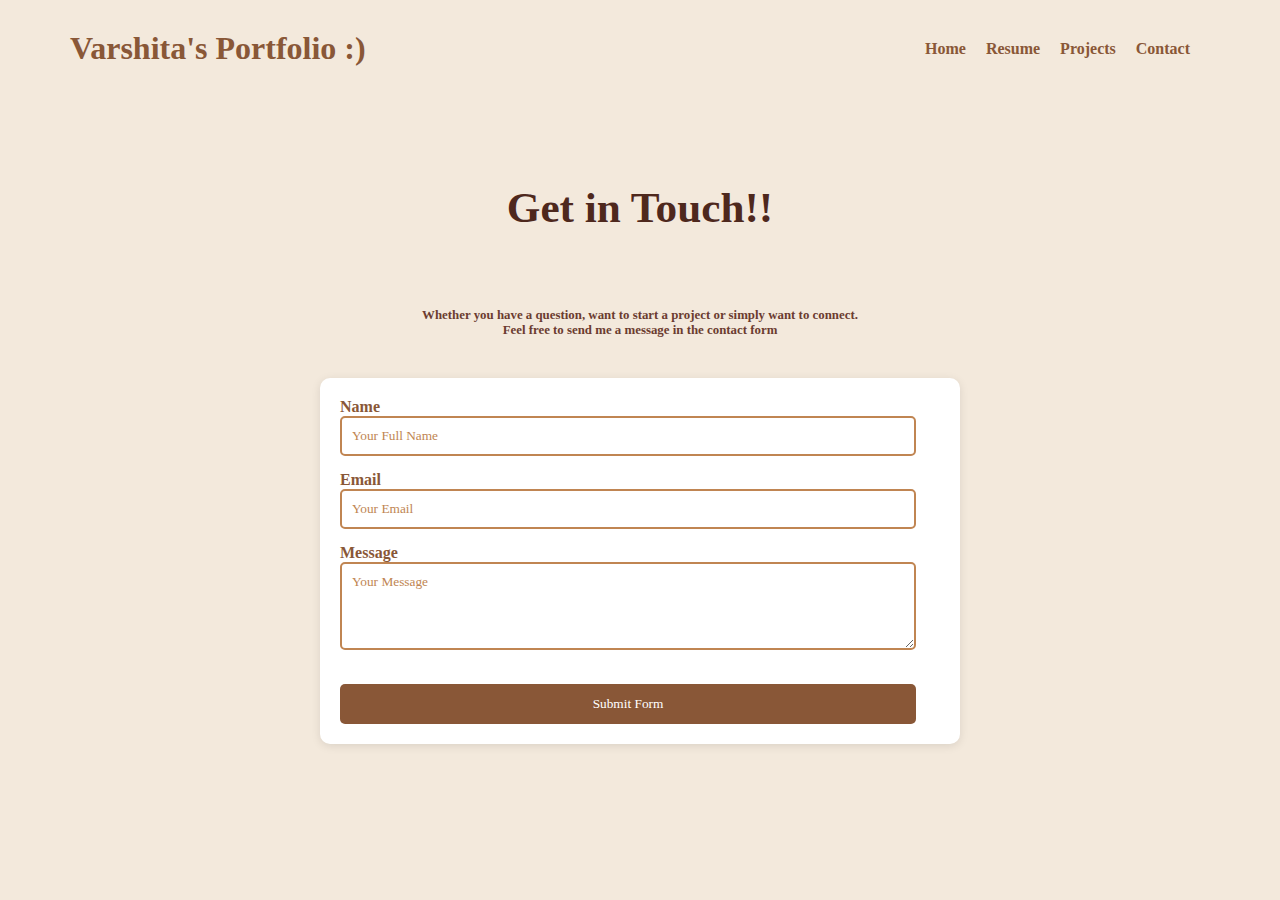
<file: contact.html>
<!DOCTYPE html>
<html lang="en">
<head> 
    <meta charset="UTF-8">
    <meta name="viewport" content="width=device-width, initial-scale=1.0">
    <title>Contact - Varshita Yarabadi</title>
    <link rel="stylesheet" type="text/css" href="style.css">
</head>
<body>
    <header>
        <h1 class="logo">Varshita's Portfolio :)</h1>
        <nav>
            <ul class="nav-links">
                <li><a href="index.html">Home</a></li>
                <li><a href="resume.html">Resume</a></li>
                <li><a href="projects.html">Projects</a></li>
                <li><a href="contact.html" class="active">Contact</a></li>
            </ul>
        </nav>
    </header>
    <main>
        
        <div class="contact-container">
            <div class="contact-header">
                <h2>Get in Touch!!</h2>
            </div>
            <div class = "contact-text">
                <h6>Whether you have a question, want to start a project or simply want to connect.
                    <br>
                    Feel free to send me a message in the contact form</h6>
            </div>
            <div class="contact-form">
                <form action="https://api.web3forms.com/submit" method="POST">
                    <!-- Replace with your Access Key -->
                    <input type="hidden" name="access_key" value="4b3b130f-1d32-4f53-8364-6e309a9d50b6">
                    
                    <!-- Form Inputs. Each input must have a name="" attribute -->
                    <div class="form-group">
                        <label for="name">Name</label>
                        <input type="text" name="name" id="name" placeholder="Your Full Name" required>
                    </div>
                    <div class="form-group">
                        <label for="email">Email</label>
                        <input type="email" name="email" id="email" placeholder="Your Email" required>
                    </div>
                    <div class="form-group">
                        <label for="message">Message</label>
                        <textarea name="message" id="message" placeholder="Your Message" rows="4" required></textarea>
                    </div>

                    <!-- Honeypot Spam Protection -->
                    <input type="checkbox" name="botcheck" class="hidden" style="display: none;">

                    <!-- Custom Confirmation / Success Page -->
                   <!-- <input type="hidden" name="redirect" value="https://mywebsite.com/success.html"> -->

                    <button type="submit">Submit Form</button>
                </form>
            </div>
        </div>
    </main>
</body>
</html>
</file>
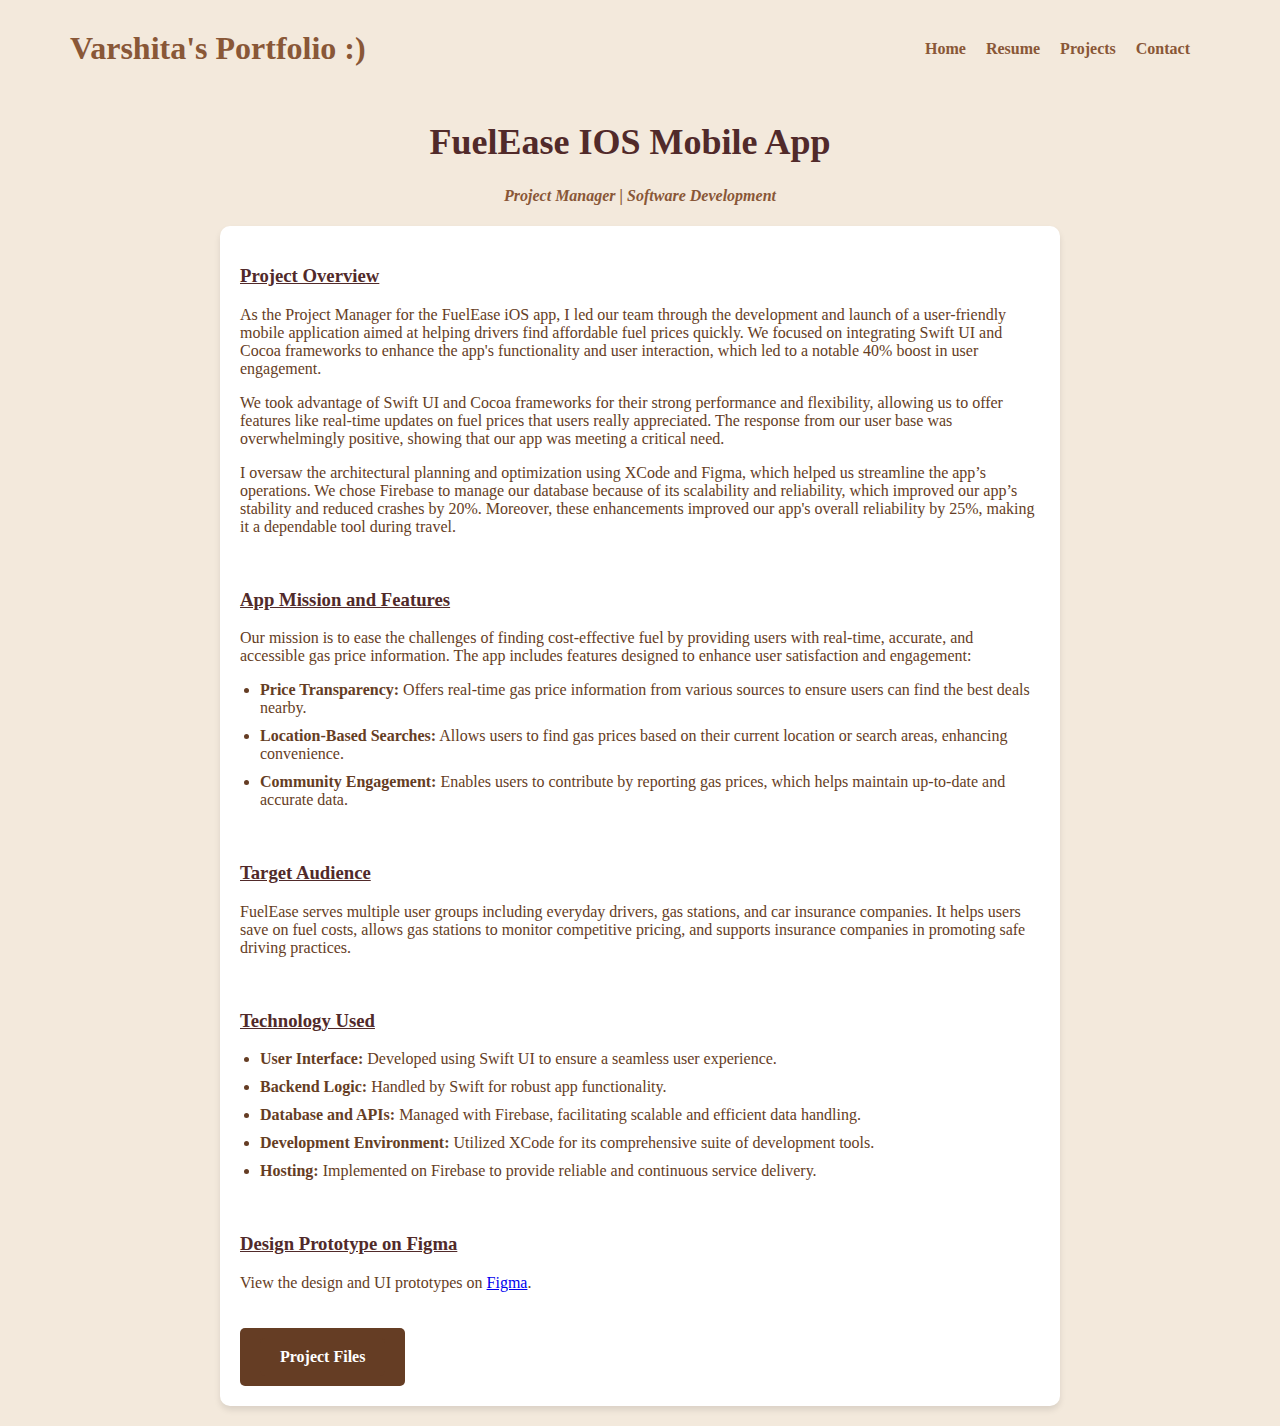
<file: project1_detail.html>
<!DOCTYPE html>
<html lang="en">
<head>
    <meta charset="UTF-8">
    <meta name="viewport" content="width=device-width, initial-scale=1.0">
    <title>FuelEase IOS Mobile App - Varshita's Projects</title>
    <link rel="stylesheet" href="style.css">
</head>
<body>
    <header>
        <h1 class="logo">Varshita's Portfolio :)</h1>
        <nav>
            <ul class="nav-links">
                <li><a href="index.html">Home</a></li>
                <li><a href="resume.html">Resume</a></li>
                <li><a href="projects.html">Projects</a></li>
                <li><a href="contact.html">Contact</a></li>
            </ul>
        </nav>
    </header>

    <main>
        <div class="project-title-banner">
            <h1>FuelEase IOS Mobile App</h1>
            <h4><strong><i>Project Manager | Software Development</i></strong></h4>
        </div>
        <section class="project-detail">
            <h3><strong><u>Project Overview</u></strong></h3>
            <p>As the Project Manager for the FuelEase iOS app, I led our team through the development and launch of a user-friendly mobile application aimed at helping drivers find affordable fuel prices quickly. We focused on integrating Swift UI and Cocoa frameworks to enhance the app's functionality and user interaction, which led to a notable 40% boost in user engagement.</p>
            <p>We took advantage of Swift UI and Cocoa frameworks for their strong performance and flexibility, allowing us to offer features like real-time updates on fuel prices that users really appreciated. The response from our user base was overwhelmingly positive, showing that our app was meeting a critical need.</p>
            <p>I oversaw the architectural planning and optimization using XCode and Figma, which helped us streamline the app’s operations. We chose Firebase to manage our database because of its scalability and reliability, which improved our app’s stability and reduced crashes by 20%. Moreover, these enhancements improved our app's overall reliability by 25%, making it a dependable tool during travel.</p>
            <br>
            <h3><strong><u>App Mission and Features</u></strong></h3>
            <p>Our mission is to ease the challenges of finding cost-effective fuel by providing users with real-time, accurate, and accessible gas price information. The app includes features designed to enhance user satisfaction and engagement:</p>
            <ul>
                <li><strong>Price Transparency:</strong> Offers real-time gas price information from various sources to ensure users can find the best deals nearby.</li>
                <li><strong>Location-Based Searches:</strong> Allows users to find gas prices based on their current location or search areas, enhancing convenience.</li>
                <li><strong>Community Engagement:</strong> Enables users to contribute by reporting gas prices, which helps maintain up-to-date and accurate data.</li>
            </ul>
            <br>
            <h3><strong><u>Target Audience</u></strong></h3>
            <p>FuelEase serves multiple user groups including everyday drivers, gas stations, and car insurance companies. It helps users save on fuel costs, allows gas stations to monitor competitive pricing, and supports insurance companies in promoting safe driving practices.</p>
            <br>
            <h3><strong><u>Technology Used</u></strong></h3>
            <ul>
                <li><strong>User Interface:</strong> Developed using Swift UI to ensure a seamless user experience.</li>
                <li><strong>Backend Logic:</strong> Handled by Swift for robust app functionality.</li>
                <li><strong>Database and APIs:</strong> Managed with Firebase, facilitating scalable and efficient data handling.</li>
                <li><strong>Development Environment:</strong> Utilized XCode for its comprehensive suite of development tools.</li>
                <li><strong>Hosting:</strong> Implemented on Firebase to provide reliable and continuous service delivery.</li>
            </ul>
            <br>
            <div>
                <h3><strong><u>Design Prototype on Figma</u></strong></h3>
                <p>View the design and UI prototypes on <a href="https://www.figma.com/proto/Y5pR9NHZIq22q0zjKnFIgd/FuelEase-team-library?type=design&node-id=2661-10&t=w2JMGmYmXmPfXSJT-1&scaling=scale-down&page-id=0%3A1&starting-point-node-id=2661%3A10" target="_blank">Figma</a>.</p>
            </div>
            <div class="download-container">
                <a href="FuelEase-CtrlAltDefeat-code.zip" download class="download-button">Project Files</a>
            </div>
        </section>
    </main>

   
</body>
</html>
</file>
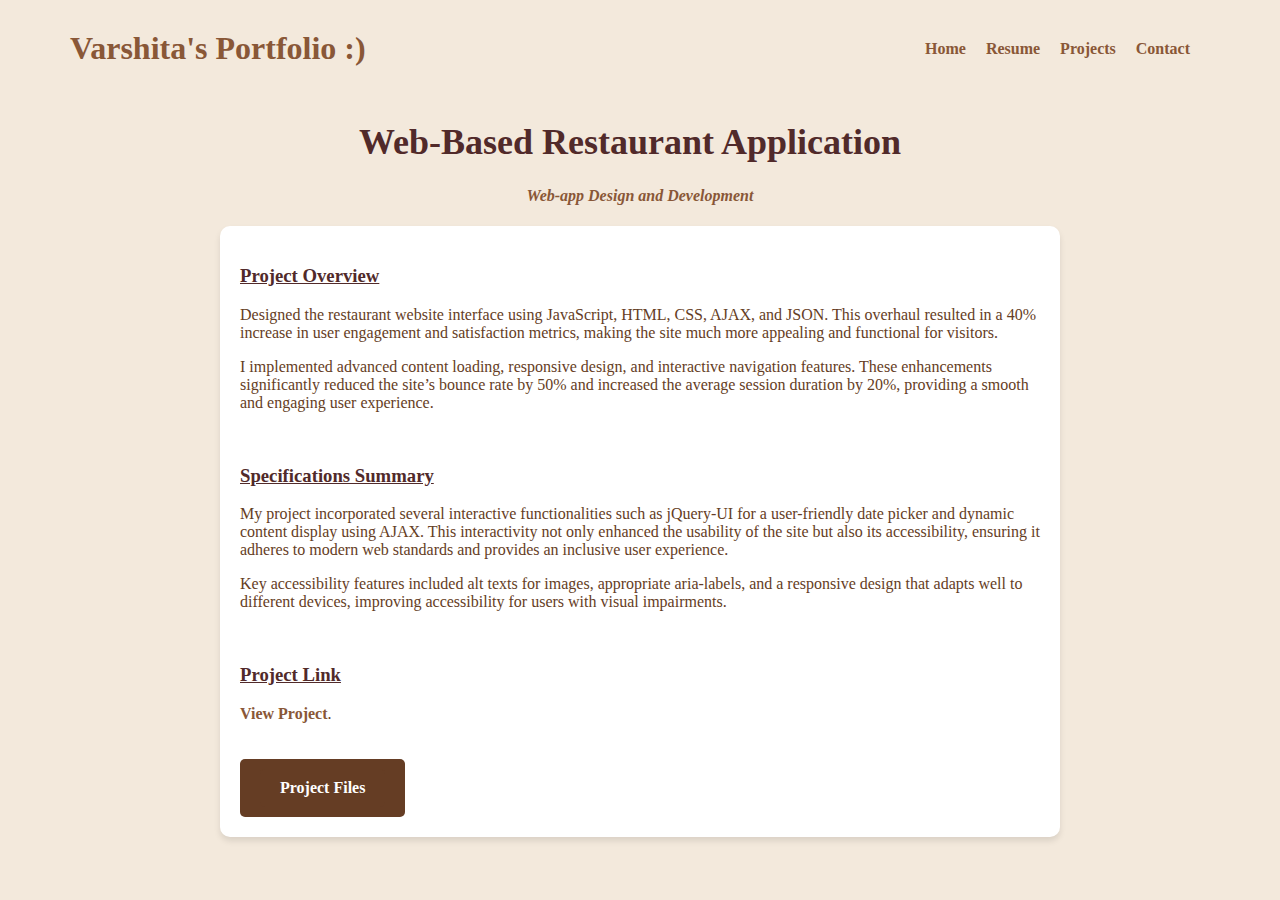
<file: project2_detail.html>
<!DOCTYPE html>
<html lang="en">
<head>
    <meta charset="UTF-8">
    <meta name="viewport" content="width=device-width, initial-scale=1.0">
    <title>Web-Based Restaurant Application - Varshita's Projects</title>
    <link rel="stylesheet" href="style.css">
</head>
<body>
    <header>
        <h1 class="logo">Varshita's Portfolio :)</h1>
        <nav>
            <ul class="nav-links">
                <li><a href="index.html">Home</a></li>
                <li><a href="resume.html">Resume</a></li>
                <li><a href="projects.html">Projects</a></li>
                <li><a href="contact.html">Contact</a></li>
            </ul>
        </nav>
    </header>

    <main>
        <div class="project-title-banner">
            <h1>Web-Based Restaurant Application</h1>
            <h4><i><strong> Web-app Design and Development</strong></i></h4>
        </div>
        <section class="project-detail">
            <h3><strong><u>Project Overview</u></strong></h3>
            <p>Designed the restaurant website interface using JavaScript, HTML, CSS, AJAX, and JSON. This overhaul resulted in a 40% increase in user engagement and satisfaction metrics, making the site much more appealing and functional for visitors.</p>
            <p>I implemented advanced content loading, responsive design, and interactive navigation features. These enhancements significantly reduced the site’s bounce rate by 50% and increased the average session duration by 20%, providing a smooth and engaging user experience.</p>
            <br>
            <h3><strong><u>Specifications Summary</u></strong></h3>
            <p>My project incorporated several interactive functionalities such as jQuery-UI for a user-friendly date picker and dynamic content display using AJAX. This interactivity not only enhanced the usability of the site but also its accessibility, ensuring it adheres to modern web standards and provides an inclusive user experience.</p>
            <p>Key accessibility features included alt texts for images, appropriate aria-labels, and a responsive design that adapts well to different devices, improving accessibility for users with visual impairments.</p>
            <br>
            <div>
                <h3><strong><u>Project Link</u></strong></h3>
                <p><a href="https://webpages.charlotte.edu/vyarabad/Website/about.html" target="_blank" class="view-more">View Project</a>.</p>
            </div>
            <div class="download-container">
                <a href="Restaurant-Website-code.zip" download class="download-button">Project Files</a>
            </div>
        </section>
    </main>

    
</body>
</html>
</file>
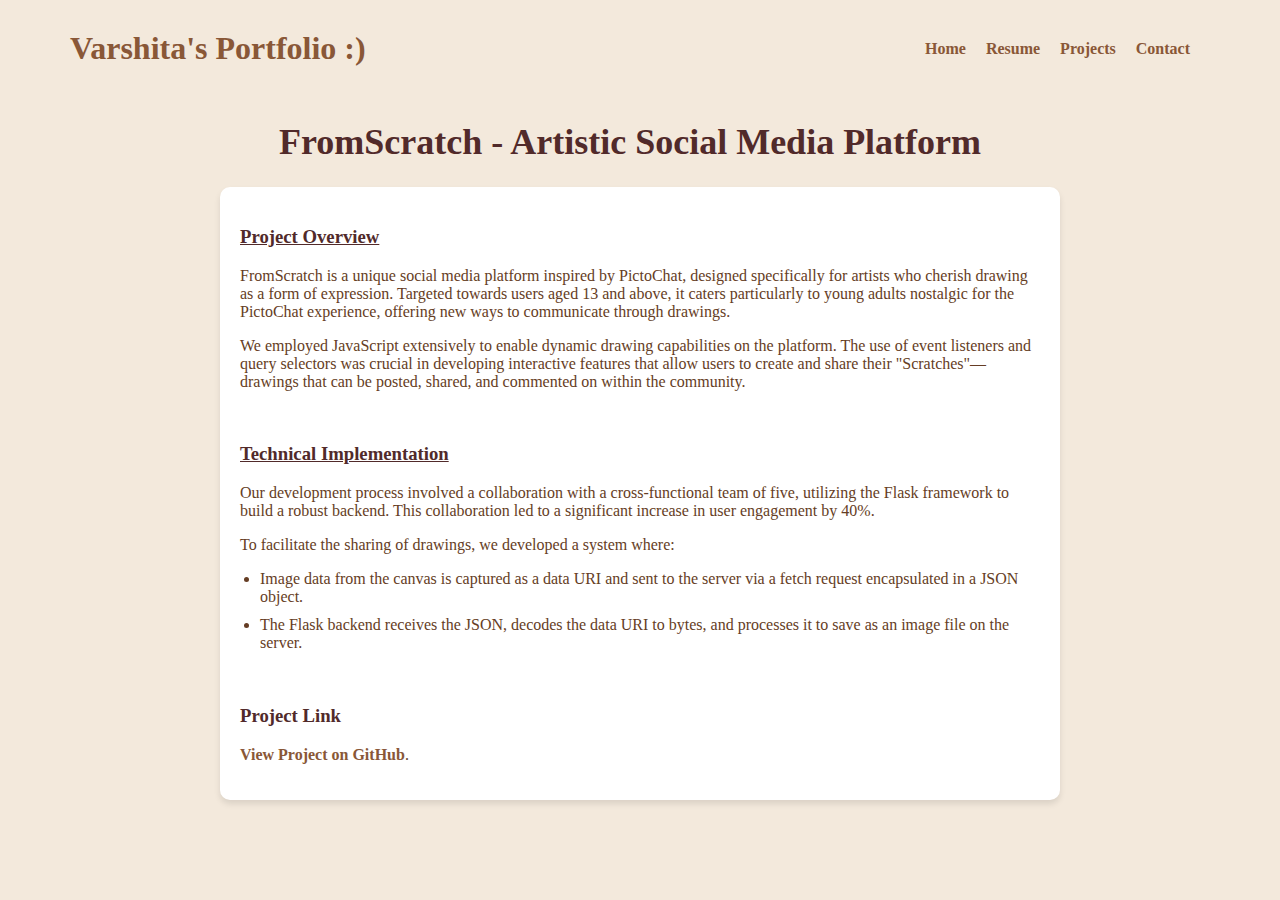
<file: project3_detail.html>
<!DOCTYPE html>
<html lang="en">
<head>
    <meta charset="UTF-8">
    <meta name="viewport" content="width=device-width, initial-scale=1.0">
    <title>FromScratch - Varshita's Projects</title>
    <link rel="stylesheet" href="style.css">
</head>
<body>
    <header>
        <h1 class="logo">Varshita's Portfolio :)</h1>
        <nav>
            <ul class="nav-links">
                <li><a href="index.html">Home</a></li>
                <li><a href="resume.html">Resume</a></li>
                <li><a href="projects.html">Projects</a></li>
                <li><a href="contact.html">Contact</a></li>
            </ul>
        </nav>
    </header>

    <main>
        <div class="project-title-banner">
            <h1>FromScratch - Artistic Social Media Platform</h1>
        </div>
        <section class="project-detail">
            <h3><strong><u>Project Overview</u></strong></h3>
            <p>FromScratch is a unique social media platform inspired by PictoChat, designed specifically for artists who cherish drawing as a form of expression. Targeted towards users aged 13 and above, it caters particularly to young adults nostalgic for the PictoChat experience, offering new ways to communicate through drawings.</p>
            <p>We employed JavaScript extensively to enable dynamic drawing capabilities on the platform. The use of event listeners and query selectors was crucial in developing interactive features that allow users to create and share their "Scratches"—drawings that can be posted, shared, and commented on within the community.</p>
            <br>
            <h3><strong><u>Technical Implementation</u></strong></h3>
            <p>Our development process involved a collaboration with a cross-functional team of five, utilizing the Flask framework to build a robust backend. This collaboration led to a significant increase in user engagement by 40%.</p>
            <p>To facilitate the sharing of drawings, we developed a system where:
                <ul>
                    <li>Image data from the canvas is captured as a data URI and sent to the server via a fetch request encapsulated in a JSON object.</li>
                    <li>The Flask backend receives the JSON, decodes the data URI to bytes, and processes it to save as an image file on the server.</li>
                </ul>
            </p>
            <br>
            <div>
                <h3>Project Link</h3>
                <p><a href="https://github.com/CesarCGuzman/itsc-3155-FromScratch" target="_blank" class="view-more">View Project on GitHub</a>.</p>
            </div>
            
        </section>
    </main>

    
</body>
</html>
</file>
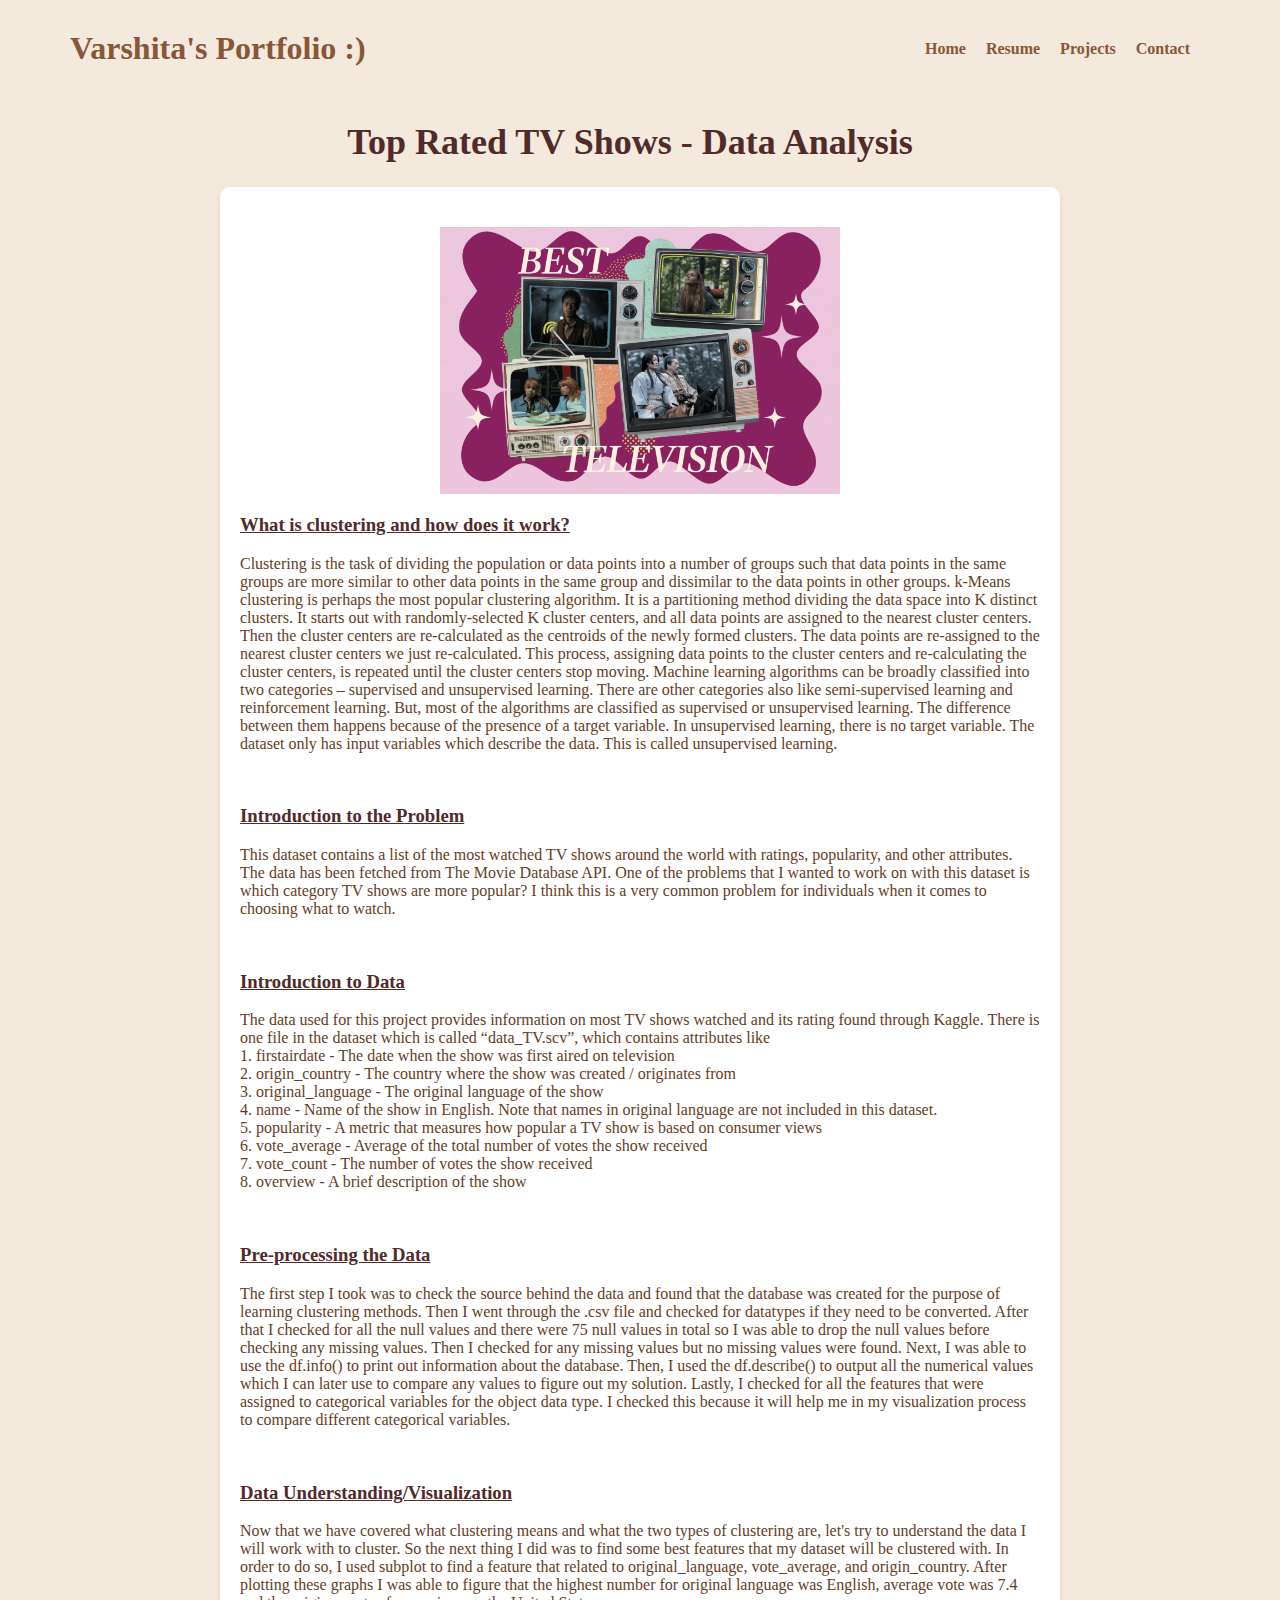
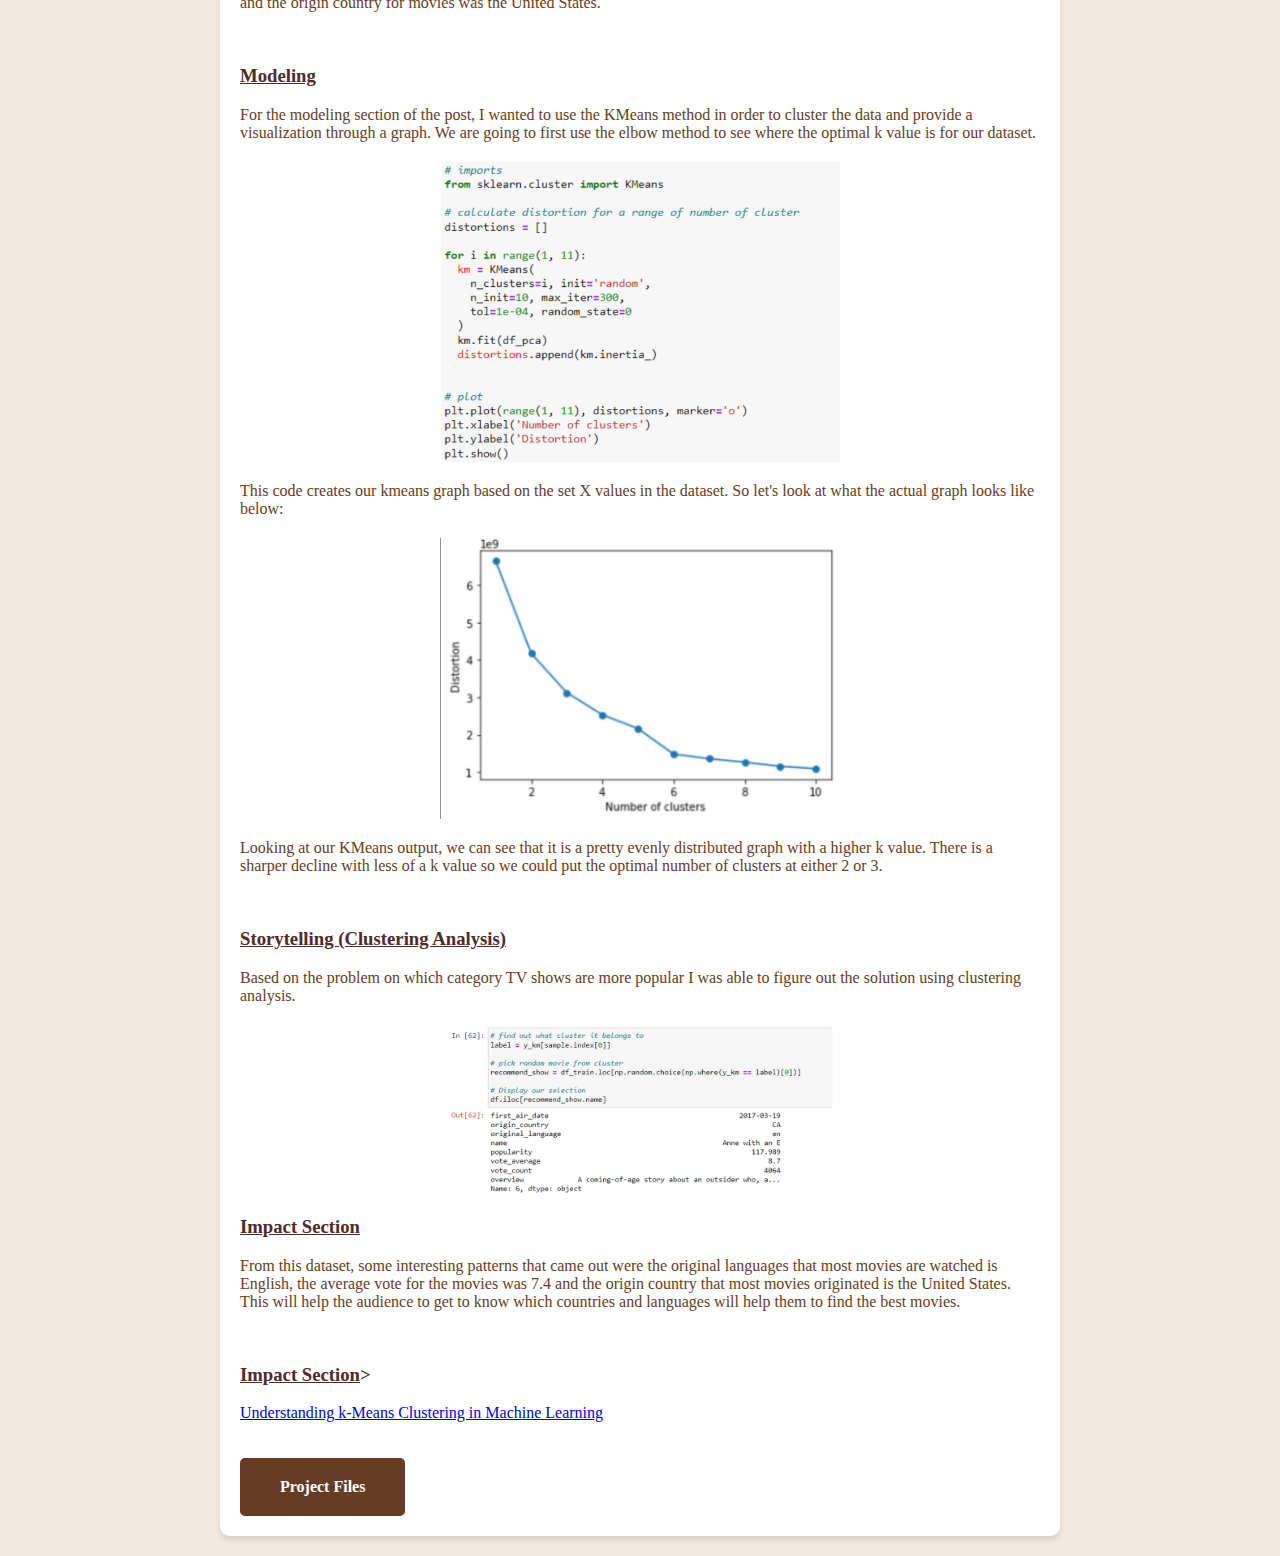
<file: project4_detail.html>
<!DOCTYPE html>
<html lang="en">
<head>
    <meta charset="UTF-8">
    <meta name="viewport" content="width=device-width, initial-scale=1.0">
    <title>Top Rated TV Shows - Varshita's Projects</title>
    <link rel="stylesheet" href="style.css">
</head>
<body>
    <header>
        <h1 class="logo">Varshita's Portfolio :)</h1>
        <nav>
            <ul class="nav-links">
                <li><a href="index.html">Home</a></li>
                <li><a href="resume.html">Resume</a></li>
                <li><a href="projects.html">Projects</a></li>
                <li><a href="contact.html">Contact</a></li>
            </ul>
        </nav>
    </header>

    <main>
        <div class="project-title-banner">
            <h1>Top Rated TV Shows - Data Analysis</h1>
        </div>
        <section class="project-detail">
            <img src="Besttvshows.png" alt="TV Shows">
            <h3><strong><u>What is clustering and how does it work?</u></strong></h3>
            <p>Clustering is the task of dividing the population or data points into a number of groups such that data points in the same groups are more similar to other data points in the same group and dissimilar to the data points in other groups. k-Means clustering is perhaps the most popular clustering algorithm. It is a partitioning method dividing the data space into K distinct clusters. It starts out with randomly-selected K cluster centers, and all data points are assigned to the nearest cluster centers. Then the cluster centers are re-calculated as the centroids of the newly formed clusters. The data points are re-assigned to the nearest cluster centers we just re-calculated. This process, assigning data points to the cluster centers and re-calculating the cluster centers, is repeated until the cluster centers stop moving. Machine learning algorithms can be broadly classified into two categories – supervised and unsupervised learning. There are other categories also like semi-supervised learning and reinforcement learning. But, most of the algorithms are classified as supervised or unsupervised learning. The difference between them happens because of the presence of a target variable. In unsupervised learning, there is no target variable. The dataset only has input variables which describe the data. This is called unsupervised learning.</p>
                <br>
            <h3><strong><u>Introduction to the Problem</u></strong></h3>
            <p>This dataset contains a list of the most watched TV shows around the world with ratings, popularity, and other attributes. The data has been fetched from The Movie Database API. One of the problems that I wanted to work on with this dataset is which category TV shows are more popular? I think this is a very common problem for individuals when it comes to choosing what to watch. </p>
            <br>
            <h3><strong><u>Introduction to Data</u></strong></h3>
            <p> The data used for this project provides information on most TV shows watched and its rating found through Kaggle. There is one file in the dataset which is called “data_TV.scv”, which contains attributes like         
                <br> 
                1. firstairdate - The date when the show was first aired on television
                <br>
                2. origin_country - The country where the show was created / originates from
                <br>
                3. original_language - The original language of the show
                <br>
                4. name - Name of the show in English. Note that names in original language are not included in this dataset.
                <br>
                5. popularity - A metric that measures how popular a TV show is based on consumer views
                <br>
                6. vote_average - Average of the total number of votes the show received
                <br>
                7. vote_count - The number of votes the show received
                <br>
                8. overview - A brief description of the show</p>
                <br>
            <h3><strong><u>Pre-processing the Data</u></strong></h3>
            <p>The first step I took was to check the source behind the data and found that the database was created for the purpose of learning clustering methods. Then I went through the .csv file and checked for datatypes if they need to be converted. After that I checked for all the null values and there were 75 null values in total so I was able to drop the null values before checking any missing values. Then I checked for any missing values but no missing values were found. 
                Next, I was able to use the df.info() to print out information about the database. Then, I used the df.describe() to output all the numerical values which I can later use to compare any values to figure out my solution. Lastly, I checked for all the features that were assigned to categorical variables for the object data type. I checked this because it will help me in my visualization process to compare different categorical variables. </p>

<br>
            <h3><strong><u>Data Understanding/Visualization</u></strong></h3>
            <p>Now that we have covered what clustering means and what the two types of clustering are, let's try to understand the data I will work with to cluster. So the next thing I did was to find some best features that my dataset will be clustered with. In order to do so, I used subplot to find a feature that related to original_language, vote_average, and origin_country. After plotting these graphs I was able to figure that the highest number for original language was English, average vote was 7.4 and the origin country for movies was the United States. </p>
<br>
            <h3><strong><u>Modeling</u></strong></h3>
            <p>For the modeling section of the post, I wanted to use the KMeans method in order to cluster the data and provide a visualization through a graph. We are going to first use the elbow method to see where the optimal k value is for our dataset.</p>
            <img src="Modeling1.png" alt="TV Shows">
            <p>This code creates our kmeans graph based on the set X values in the dataset. So let's look at what the actual graph looks like below: </p>
            <img src="Modeling2.png" alt="TV Shows">
            <p>Looking at our KMeans output, we can see that it is a pretty evenly distributed graph with a higher k value. There is a sharper decline with less of a k value so we could put the optimal number of clusters at either 2 or 3. </p>
<br>
            <h3><strong><u>Storytelling (Clustering Analysis)</u></strong></h3>
            <p>Based on the problem on which category TV shows are more popular I was able to figure out the solution using clustering analysis.</p>
            <img src="Storytelling (Clustering Analysis).png" alt="TV Shows">

            <h3><strong><u>Impact Section</u></strong></h3>
            <p>From this dataset, some interesting patterns that came out were the original languages that most movies are watched is English, the average vote for the movies was 7.4 and the origin country that most movies originated is the United States. This will help the audience to get to know which countries and languages will help them to find the best movies. </p>
<br>
            <h3><strong><u>Impact Section</u></strong>></h3>
            <p><a href="https://towardsdatascience.com/understanding-k-means-clustering-in-machine-learning-6a6e67336aa1" target="_blank">Understanding k-Means Clustering in Machine Learning</a></p>

            <div class="download-container">
                <a href="Project 4.html" download class="download-button">Project Files</a>
            </div>
        </section>
    </main>
</body>
</html>
</file>
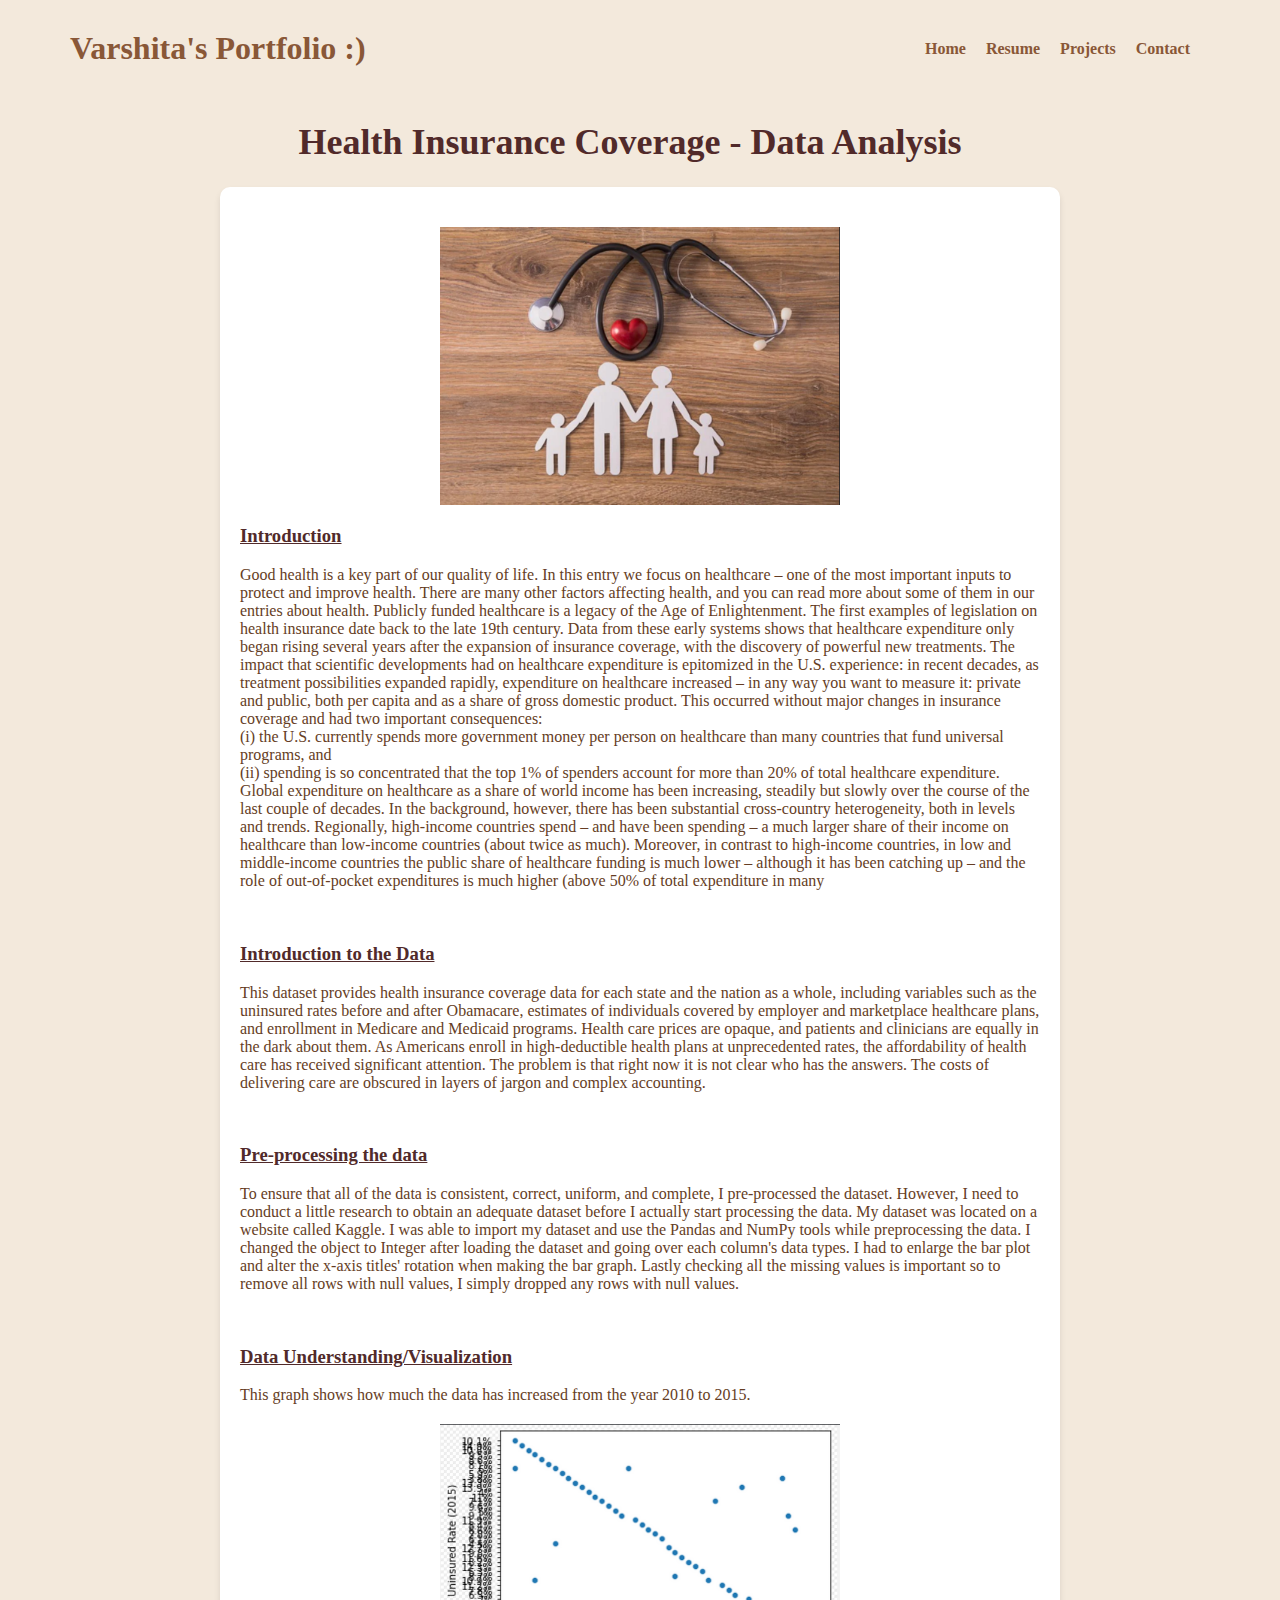
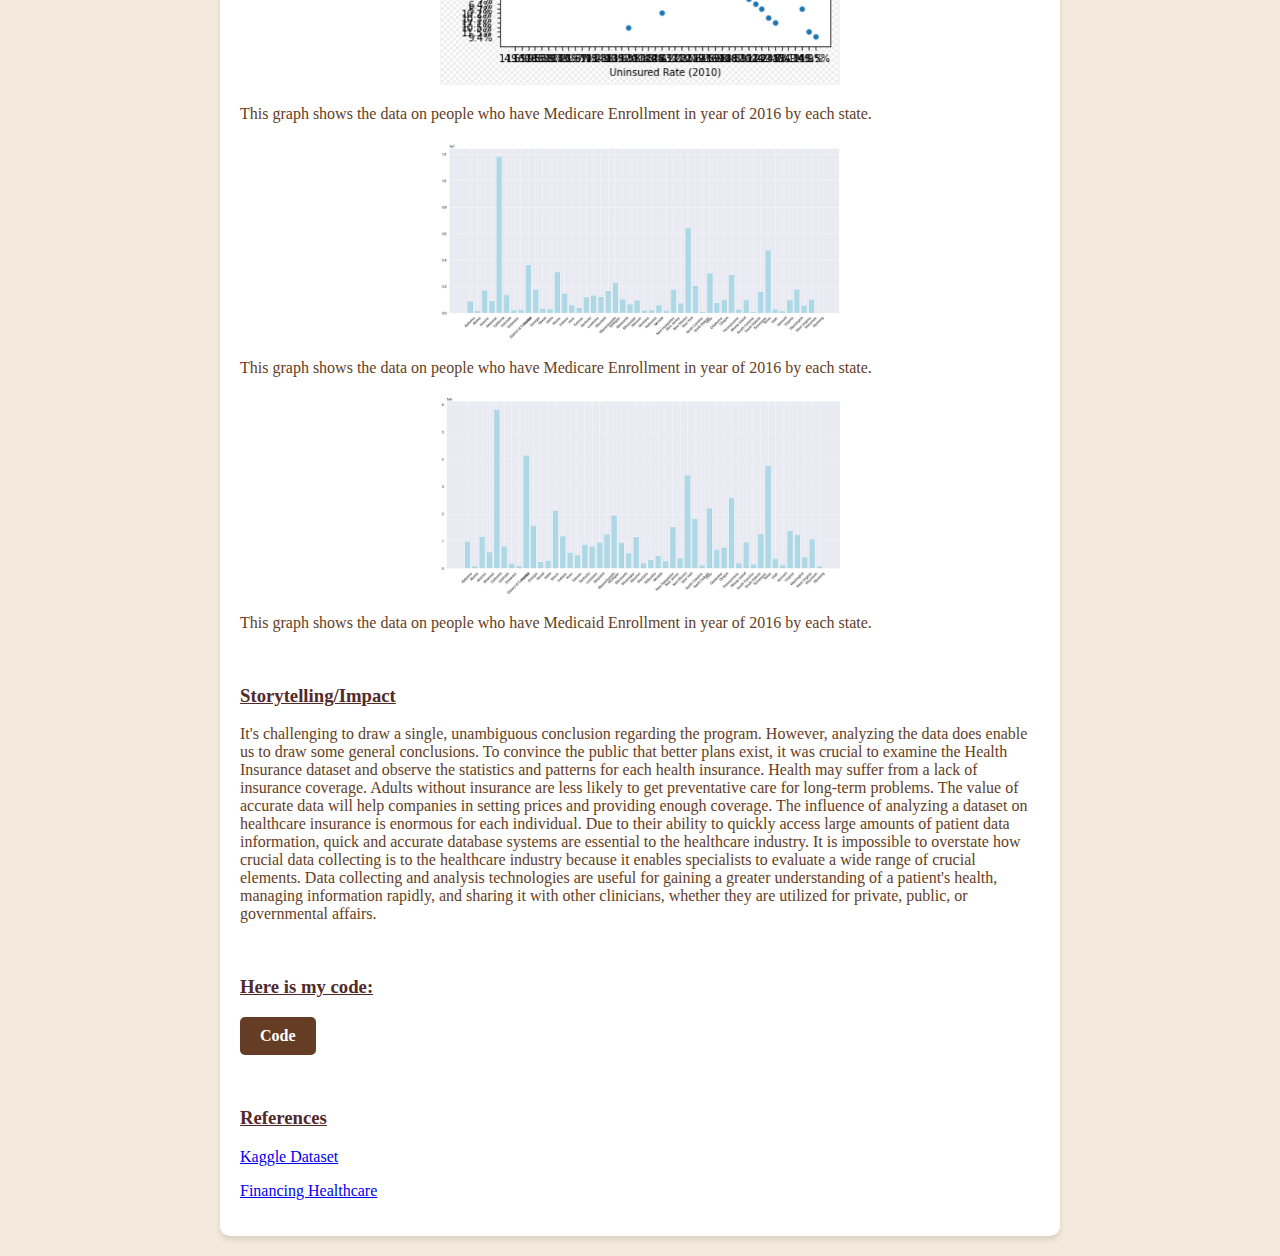
<file: project6_detail.html>
<!DOCTYPE html>
<html lang="en">
<head>
    <meta charset="UTF-8">
    <meta name="viewport" content="width=device-width, initial-scale=1.0">
    <title>Health Insurance Coverage - Varshita's Projects</title>
    <link rel="stylesheet" href="style.css">
</head>
<body>
    <header>
        <h1 class="logo">Varshita's Portfolio :)</h1>
        <nav>
            <ul class="nav-links">
                <li><a href="index.html">Home</a></li>
                <li><a href="resume.html">Resume</a></li>
                <li><a href="projects.html">Projects</a></li>
                <li><a href="contact.html">Contact</a></li>
            </ul>
        </nav>
    </header>

    <main>
        <div class="project-title-banner">
            <h1>Health Insurance Coverage - Data Analysis</h1>
        </div>
        <section class="project-detail">
            <img src="healthinsurance.png" alt="Data Increase 2010-2015">
            <h3><strong><u>Introduction</u></strong></h3>
            <p>Good health is a key part of our quality of life. In this entry we focus on healthcare – one of the most important inputs to protect and improve health. There are many other factors affecting health, and you can read more about some of them in our entries about health.

                Publicly funded healthcare is a legacy of the Age of Enlightenment. The first examples of legislation on health insurance date back to the late 19th century. Data from these early systems shows that healthcare expenditure only began rising several years after the expansion of insurance coverage, with the discovery of powerful new treatments.
                
                The impact that scientific developments had on healthcare expenditure is epitomized in the U.S. experience: in recent decades, as treatment possibilities expanded rapidly, expenditure on healthcare increased – in any way you want to measure it: private and public, both per capita and as a share of gross domestic product. This occurred without major changes in insurance coverage and had two important consequences: 
                <br>
                (i) the U.S. currently spends more government money per person on healthcare than many countries that fund universal programs, and 
                <br>
                (ii) spending is so concentrated that the top 1% of spenders account for more than 20% of total healthcare expenditure.
                
                Global expenditure on healthcare as a share of world income has been increasing, steadily but slowly over the course of the last couple of decades. In the background, however, there has been substantial cross-country heterogeneity, both in levels and trends. Regionally, high-income countries spend – and have been spending – a much larger share of their income on healthcare than low-income countries (about twice as much). Moreover, in contrast to high-income countries, in low and middle-income countries the public share of healthcare funding is much lower – although it has been catching up – and the role of out-of-pocket expenditures is much higher (above 50% of total expenditure in many </p>
<br>
            <h3><strong><u>Introduction to the Data</u></strong></h3>
            <p>This dataset provides health insurance coverage data for each state and the nation as a whole, including variables such as the uninsured rates before and after Obamacare, estimates of individuals covered by employer and marketplace healthcare plans, and enrollment in Medicare and Medicaid programs. Health care prices are opaque, and patients and clinicians are equally in the dark about them. As Americans enroll in high-deductible health plans at unprecedented rates, the affordability of health care has received significant attention. The problem is that right now it is not clear who has the answers. The costs of delivering care are obscured in layers of jargon and complex accounting. </p>
<br>
            <h3><strong><u>Pre-processing the data</u></strong></h3>
            <p>To ensure that all of the data is consistent, correct, uniform, and complete, I pre-processed the dataset. However, I need to conduct a little research to obtain an adequate dataset before I actually start processing the data. My dataset was located on a website called Kaggle.

                I was able to import my dataset and use the Pandas and NumPy tools while preprocessing the data. I changed the object to Integer after loading the dataset and going over each column's data types. I had to enlarge the bar plot and alter the x-axis titles' rotation when making the bar graph.  Lastly checking all the missing values is important so to remove all rows with null values, I simply dropped any rows with null values. </p>
<br>
            <h3><strong><u>Data Understanding/Visualization</u></strong></h3>
            <p>This graph shows how much the data has increased from the year 2010 to 2015.</p>
            <img src="healthinsurance2.png" alt="Data Increase 2010-2015">
            <p>This graph shows the data on people who have Medicare Enrollment in year of 2016 by each state.</p>
            <img src="healthinsurance3.png" alt="Medicare Enrollment 2016">
            <p>This graph shows the data on people who have Medicare Enrollment in year of 2016 by each state.</p>
            <img src="healthinsurance4.png" alt="Medicaid Enrollment 2016">
            <p>This graph shows the data on people who have Medicaid Enrollment in year of 2016 by each state.</p>
<br>
            <h3><strong><u>Storytelling/Impact</u></strong></h3>
            <p>It's challenging to draw a single, unambiguous conclusion regarding the program. However, analyzing the data does enable us to draw some general conclusions. To convince the public that better plans exist, it was crucial to examine the Health Insurance dataset and observe the statistics and patterns for each health insurance. Health may suffer from a lack of insurance coverage. Adults without insurance are less likely to get preventative care for long-term problems. The value of accurate data will help companies in setting prices and providing enough coverage. 
                The influence of analyzing a dataset on healthcare insurance is enormous for each individual. Due to their ability to quickly access large amounts of patient data information, quick and accurate database systems are essential to the healthcare industry. It is impossible to overstate how crucial data collecting is to the healthcare industry because it enables specialists to evaluate a wide range of crucial elements. Data collecting and analysis technologies are useful for gaining a greater understanding of a patient's health, managing information rapidly, and sharing it with other clinicians, whether they are utilized for private, public, or governmental affairs.</p>
            <br>
            <div>
                <h3><strong><u>Here is my code:</u></strong></h3>
                <p><a href="Project 6 - Health Insurance Coverage.ipynb" download class="download-button">Code</a></p>
            </div>
<br>
            <div>
                <h3><strong><u>References</u></strong></h3>
                <p><a href="https://www.kaggle.com/datasets/hhs/health-insurance?resource=download">Kaggle Dataset</a></p>
                <p><a href="https://ourworldindata.org/financing-healthcare">Financing Healthcare</a></p>
            </div>
        </section>
    </main>
</body>
</html>
</file>
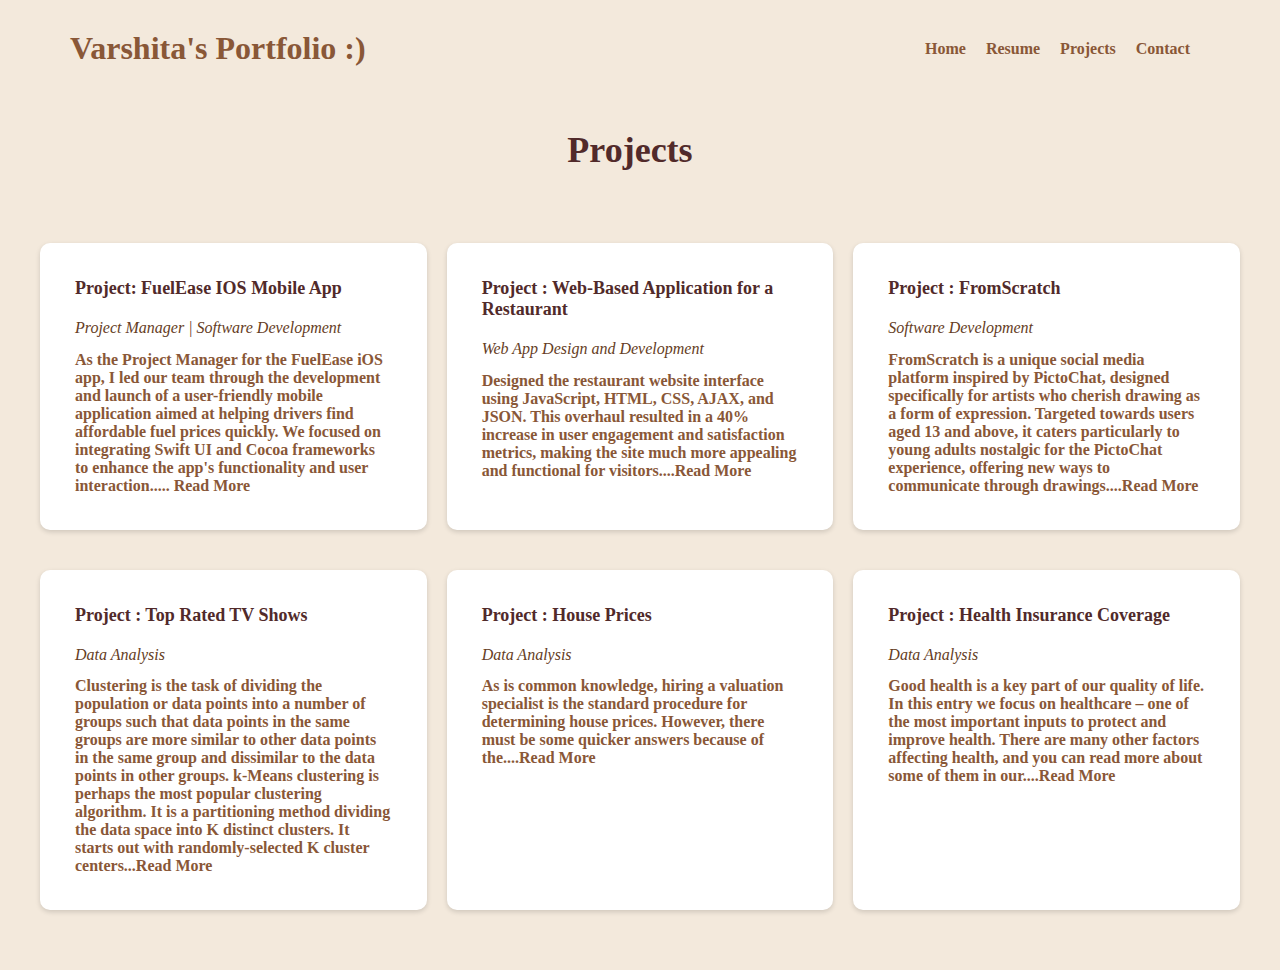
<file: projects.html>
<!DOCTYPE html>
<html lang="en">
<head>
    <meta charset="UTF-8">
    <meta name="viewport" content="width=device-width, initial-scale=1.0">
    <title>Varshita's Projects</title>
    <link rel="stylesheet" href="style.css">
</head>
<body>
    <header>
        <h1 class="logo">Varshita's Portfolio :)</h1>
        <nav>
            <ul class="nav-links">
                <li><a href="index.html">Home</a></li>
                <li><a href="resume.html">Resume</a></li>
                <li><a href="projects.html" class="active">Projects</a></li>
                <li><a href="contact.html">Contact</a></li>
            </ul>
        </nav>
    </header>

    <main>
        <div class="projects-header">
        <h1>Projects</h1></div>
        <div class="projects-container">
            <div class="project-card">
                <div class="project-info">
                    <h2 class="project-title">Project: FuelEase IOS Mobile App </h2>
                    <p class="project-overview"><i>Project Manager | Software Development</i></p>
                    <a href="project1_detail.html" class="view-more">As the Project Manager for the FuelEase iOS app, I led our team through the development and launch of a user-friendly mobile application aimed at helping drivers find affordable fuel prices quickly. We focused on integrating Swift UI and Cocoa frameworks to enhance the app's functionality and user interaction..... Read More</a>
                </div>
            </div>
            <div class="project-card">
                <div class="project-info">
                    <h2 class="project-title">Project : Web-Based Application for a Restaurant</h2>
                    <p class="project-overview"><i>Web App Design and Development</i></p>
                    <a href="project2_detail.html" class="view-more">Designed the restaurant website interface using JavaScript, HTML, CSS, AJAX, and JSON. This overhaul resulted in a 40% increase in user engagement and satisfaction metrics, making the site much more appealing and functional for visitors....Read More</a>
                </div>
            </div>
            <div class="project-card">
                <div class="project-info">
                    <h2 class="project-title">Project : FromScratch</h2>
                    <p class="project-overview"><i>Software Development</i></p>
                    <a href="project3_detail.html" class="view-more">FromScratch is a unique social media platform inspired by PictoChat, designed specifically for artists who cherish drawing as a form of expression. Targeted towards users aged 13 and above, it caters particularly to young adults nostalgic for the PictoChat experience, offering new ways to communicate through drawings....Read More</a>
                </div>
            </div>
            <div class="project-card">
                <div class="project-info">
                    <h2 class="project-title">Project : Top Rated TV Shows</h2>
                    <p class="project-overview"><i>Data Analysis</i></p>
                    <a href="project4_detail.html" class="view-more">Clustering is the task of dividing the population or data points into a number of groups such that data points in the same groups are more similar to other data points in the same group and dissimilar to the data points in other groups. k-Means clustering is perhaps the most popular clustering algorithm. It is a partitioning method dividing the data space into K distinct clusters. It starts out with randomly-selected K cluster centers...Read More</a>
                </div>
            </div>
            <div class="project-card">
                <div class="project-info">
                    <h2 class="project-title">Project : House Prices</h2>
                    <p class="project-overview"><i>Data Analysis</i></p>
                    <a href="project5_detail.html" class="view-more">As is common knowledge, hiring a valuation specialist is the standard procedure for determining house prices. However, there must be some quicker answers because of the....Read More</a>
                </div>
            </div>
            <div class="project-card">
                <div class="project-info">
                    <h2 class="project-title">Project : Health Insurance Coverage</h2>
                    <p class="project-overview"><i>Data Analysis</i></p>
                    <a href="project6_detail.html" class="view-more">Good health is a key part of our quality of life. In this entry we focus on healthcare – one of the most important inputs to protect and improve health. There are many other factors affecting health, and you can read more about some of them in our....Read More</a>
                </div>
            </div>
            
        </div>
    </main>

    
</body>
</html>
</file>
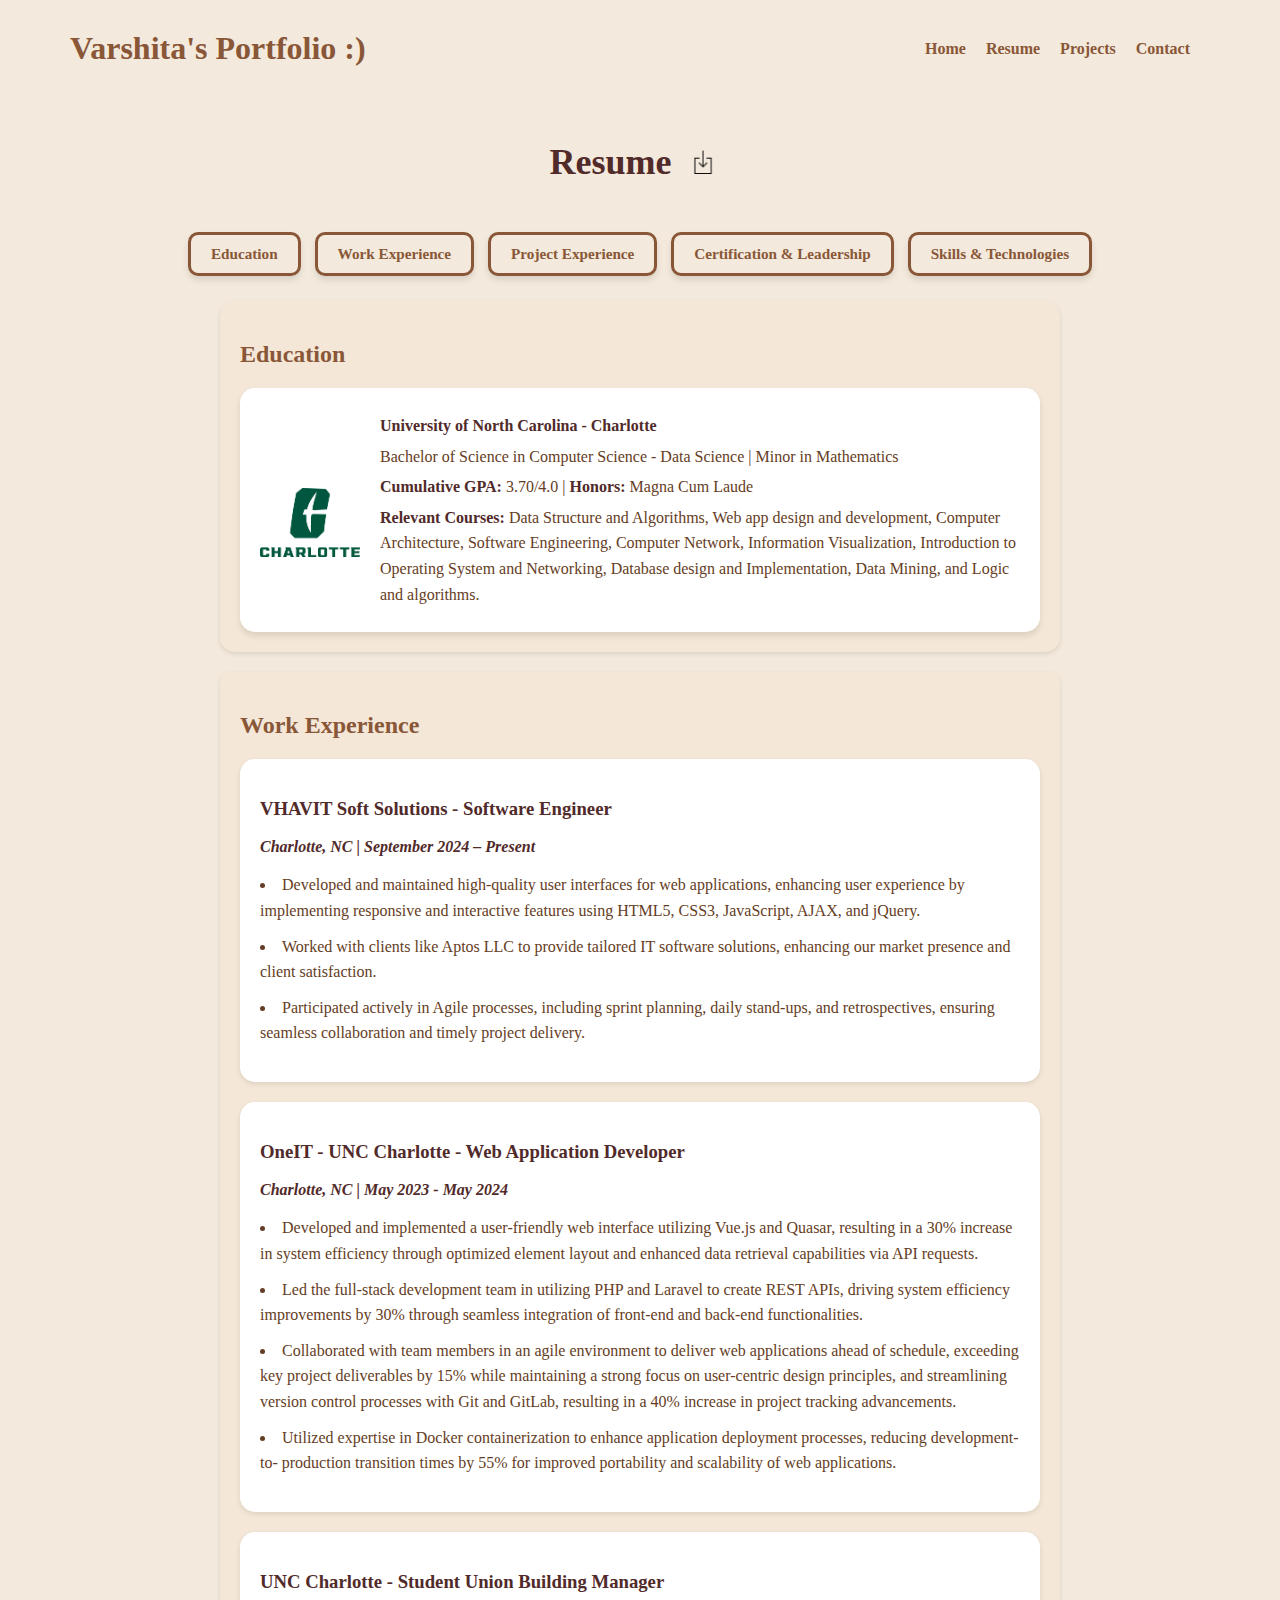
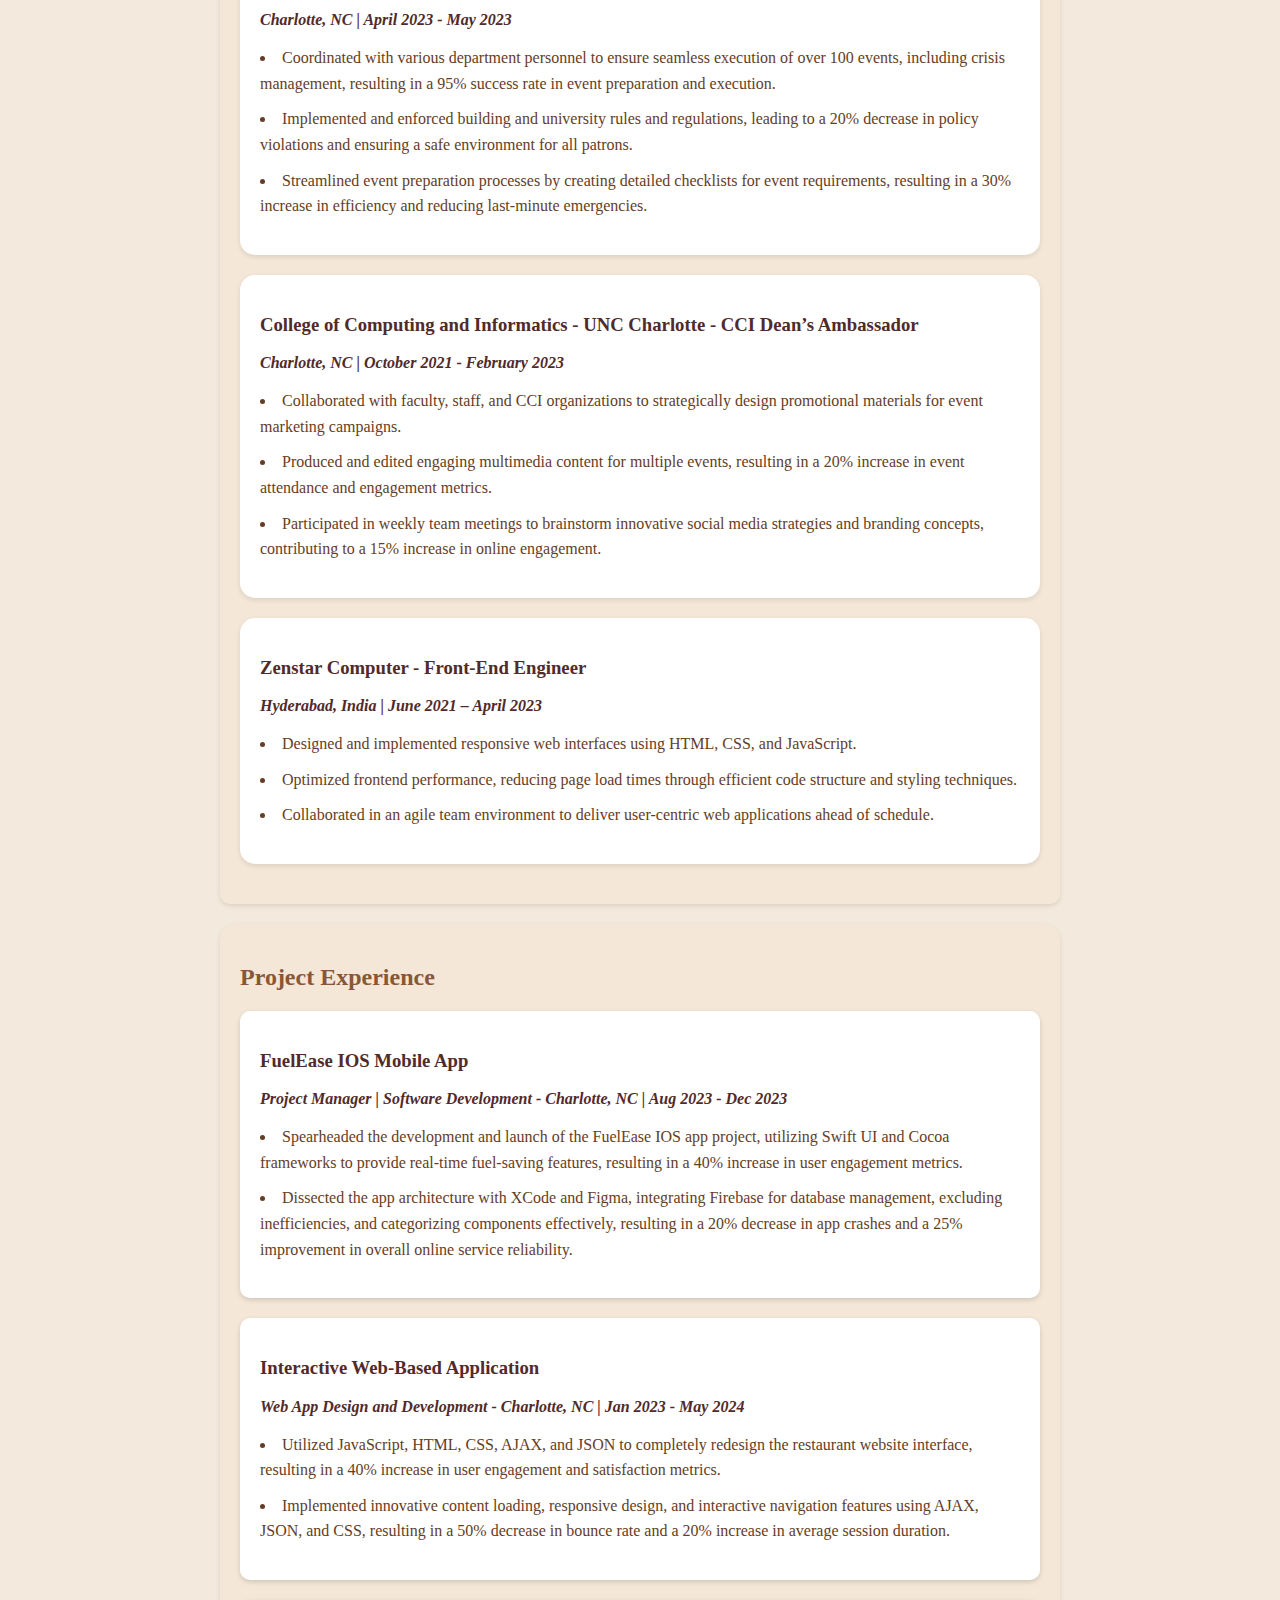
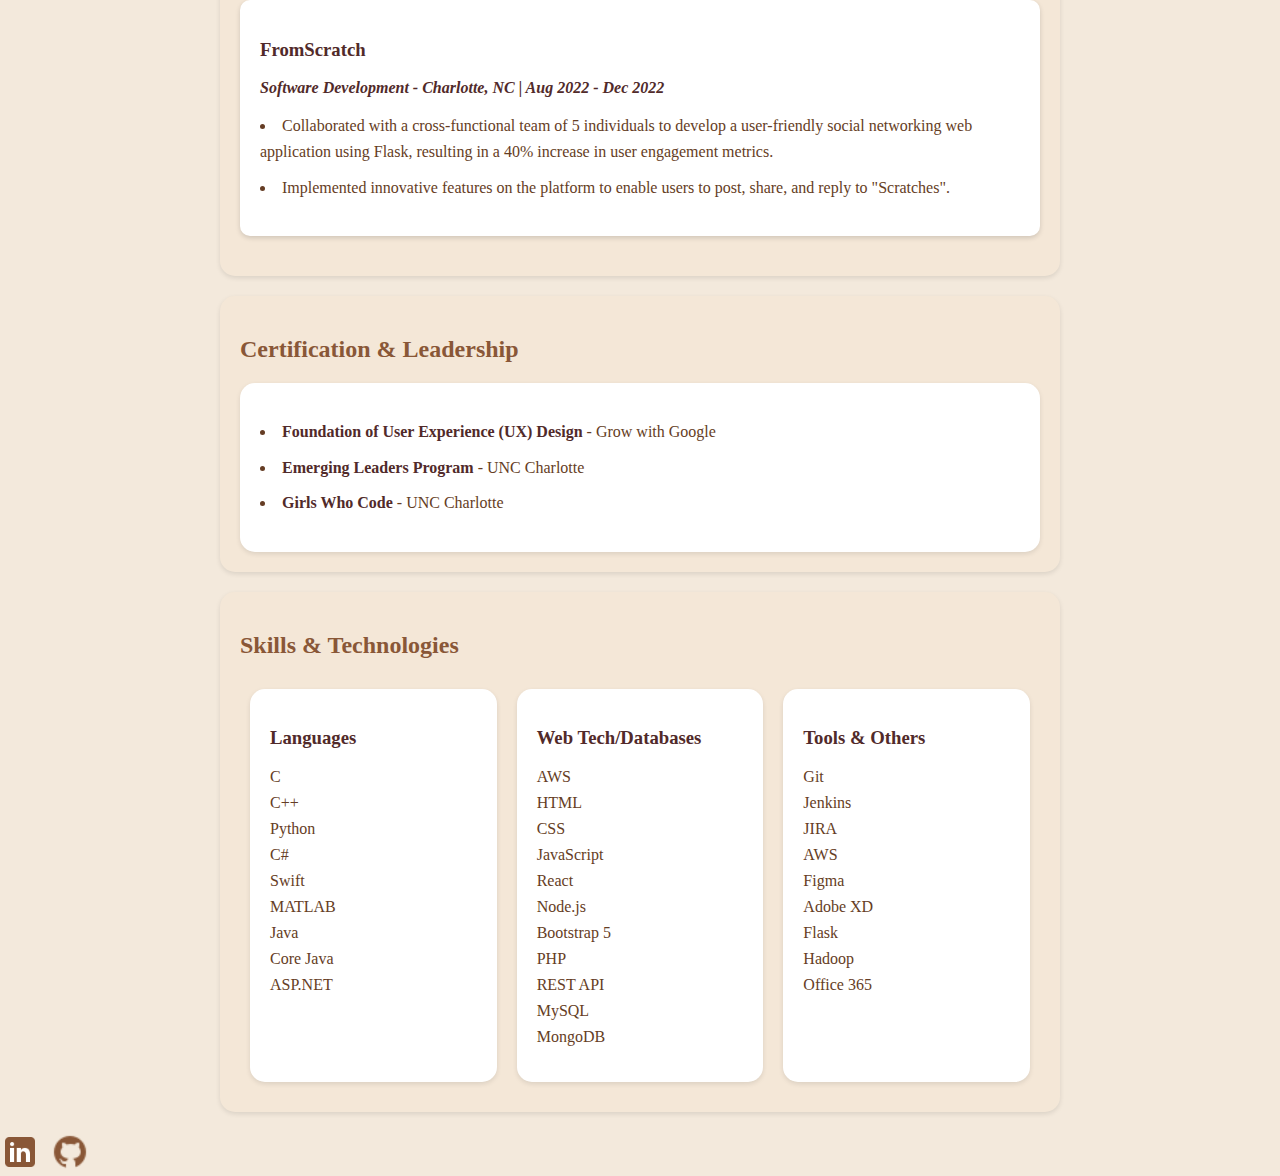
<file: resume.html>
<!DOCTYPE html>
<html lang="en">
<head>
    <meta charset="UTF-8">
    <meta name="viewport" content="width=device-width, initial-scale=1.0">
    <title>Varshita's Resume</title>
    <link rel="stylesheet" href="style.css">
</head>
<body>
    <header>
        <h1 class="logo">Varshita's Portfolio :)</h1>
        <nav>
            <ul class="nav-links">
                <li><a href="index.html">Home</a></li>
                <li><a href="resume.html">Resume</a></li>
                <li><a href="projects.html">Projects</a></li>
                <li><a href="contact.html">Contact</a></li>
            </ul>
        </nav>
    </header>

    <div class="resume-header">
        <h1>Resume</h1>
        <a href="VarshitaY_Resume!.pdf" download="VarshitaY_Resume" class="resume-download-btn">
            <img src="download.png" alt="Download" style="width: 24px; height: 24px;">
            
        </a>
    </div>
    
    
    <div class="resume-nav">
        <button onclick="document.getElementById('education').scrollIntoView();">Education</button>
        <button onclick="document.getElementById('work-experience').scrollIntoView();">Work Experience</button>
        <button onclick="document.getElementById('project-experience').scrollIntoView();">Project Experience</button>
        <button onclick="document.getElementById('certification').scrollIntoView();">Certification & Leadership</button>
        <button onclick="document.getElementById('skills-technologies').scrollIntoView();">Skills & Technologies</button>
    </div>
    <main>
        <section id="education" class="resume-section">
            <h2><strong>Education</strong></h2>
            <div class="education-content">
                <img src="uncc-logo.png" alt="University Of North Carolina - Charlotte Logo" class="university-logo">
                <div class="education-details">
                    <p><strong>University of North Carolina - Charlotte</strong></p>
                    <p>Bachelor of Science in Computer Science - Data Science | Minor in Mathematics</p>
                    <p><strong>Cumulative GPA:</strong> 3.70/4.0 | <strong>Honors:</strong> Magna Cum Laude</p>
                    <p><strong>Relevant Courses:</strong> Data Structure and Algorithms, Web app design and development, Computer Architecture, Software Engineering, Computer Network, Information Visualization, Introduction to Operating System and Networking, Database design and Implementation, Data Mining, and Logic and algorithms.</p>
                </div>
            </div>
        </section>
        <section id="work-experience" class="resume-section">
            <h2><strong>Work Experience</strong></h2>
            <div class="work-card experience-details">
                <h3>VHAVIT Soft Solutions - Software Engineer</h3>
                <p><strong><i>Charlotte, NC | September 2024 – Present</i></strong></p>
                <ul>
                    <li>Developed and maintained high-quality user interfaces for web applications, enhancing user experience by implementing responsive and interactive features using HTML5, CSS3, JavaScript, AJAX, and jQuery.</li>
                        <li>Worked with clients like Aptos LLC to provide tailored IT software solutions, enhancing our market presence and client satisfaction.</li>
                            <li>Participated actively in Agile processes, including sprint planning, daily stand-ups, and retrospectives, ensuring seamless collaboration and timely project delivery.</li>
                                 </ul>
            </div>
            <div class="work-card experience-details">
                <h3>OneIT - UNC Charlotte - Web Application Developer</h3>
                <p><strong><i>Charlotte, NC | May 2023 - May 2024</i></strong></p>
                <ul>
                    <li>Developed and implemented a user-friendly web interface utilizing Vue.js and Quasar, resulting in a 30% increase in system efficiency through optimized element layout and enhanced data retrieval capabilities via API requests.</li>
                    <li>Led the full-stack development team in utilizing PHP and Laravel to create REST APIs, driving system efficiency improvements by 30% through seamless integration of front-end and back-end functionalities.</li>
                    <li>Collaborated with team members in an agile environment to deliver web applications ahead of schedule, exceeding key project deliverables by 15% while maintaining a strong focus on user-centric design principles, and streamlining version control processes with Git and GitLab, resulting in a 40% increase in project tracking advancements.</li>
                    <li>Utilized expertise in Docker containerization to enhance application deployment processes, reducing development-to- production transition times by 55% for improved portability and scalability of web applications.</li>
                </ul>
            </div>
            <div class="work-card experience-details">
                <h3>UNC Charlotte - Student Union Building Manager</h3>
                <p><strong><i>Charlotte, NC | April 2023 - May 2023</i></strong></p>
                <ul>
                    <li>Coordinated with various department personnel to ensure seamless execution of over 100 events, including crisis management, resulting in a 95% success rate in event preparation and execution.</li>
                    <li>Implemented and enforced building and university rules and regulations, leading to a 20% decrease in policy violations and ensuring a safe environment for all patrons.</li>
                    <li>Streamlined event preparation processes by creating detailed checklists for event requirements, resulting in a 30% increase in efficiency and reducing last-minute emergencies.</li>
                </ul>
            </div>
            <div class="work-card experience-details">
                <h3>College of Computing and Informatics - UNC Charlotte - CCI Dean’s Ambassador</h3>
                <p><strong><i>Charlotte, NC | October 2021 - February 2023</i></strong></p>
                <ul>
                    <li>Collaborated with faculty, staff, and CCI organizations to strategically design promotional materials for event marketing campaigns.</li>
                    <li>Produced and edited engaging multimedia content for multiple events, resulting in a 20% increase in event attendance and engagement metrics.</li>
                    <li>Participated in weekly team meetings to brainstorm innovative social media strategies and branding concepts, contributing to a 15% increase in online engagement.</li>
                </ul>
            </div>
            <div class="work-card experience-details">
                <h3>Zenstar Computer - Front-End Engineer</h3>
                <p><strong><i>Hyderabad, India | June 2021 – April 2023</i></strong></p>
                <ul>
                    <li>Designed and implemented responsive web interfaces using HTML, CSS, and JavaScript.</li>
                    <li>Optimized frontend performance, reducing page load times through efficient code structure and styling techniques.</li>
                    <li>Collaborated in an agile team environment to deliver user-centric web applications ahead of schedule.</li>
                </ul>
            </div>
        </section>
        
        <section id="project-experience" class="resume-section">
            <h2><stong>Project Experience</stong></h2>
            <div class="project-card experience-details">
                <h3>FuelEase IOS Mobile App</h3>
                <p><strong><i>Project Manager | Software Development - Charlotte, NC | Aug 2023 - Dec 2023</i></strong></p>
                <ul>
                    <li>Spearheaded the development and launch of the FuelEase IOS app project, utilizing Swift UI and Cocoa frameworks to provide real-time fuel-saving features, resulting in a 40% increase in user engagement metrics.</li>
                    <li>Dissected the app architecture with XCode and Figma, integrating Firebase for database management, excluding inefficiencies, and categorizing components effectively, resulting in a 20% decrease in app crashes and a 25% improvement in overall online service reliability.</li>
                </ul>
            </div>
            <div class="project-card experience-details">
                <h3>Interactive Web-Based Application</h3>
                <p><strong><i>Web App Design and Development - Charlotte, NC | Jan 2023 - May 2024</i></strong></p>
                <ul>
                    <li>Utilized JavaScript, HTML, CSS, AJAX, and JSON to completely redesign the restaurant website interface, resulting in a 40% increase in user engagement and satisfaction metrics.</li>
                    <li>Implemented innovative content loading, responsive design, and interactive navigation features using AJAX, JSON, and CSS, resulting in a 50% decrease in bounce rate and a 20% increase in average session duration.</li>
                </ul>
            </div>
            <div class="project-card experience-details">
                <h3>FromScratch</h3>
                <p><strong><i>Software Development - Charlotte, NC | Aug 2022 - Dec 2022</i></strong></p>
                <ul>
                    <li>Collaborated with a cross-functional team of 5 individuals to develop a user-friendly social networking web application using Flask, resulting in a 40% increase in user engagement metrics.</li>
                    <li>Implemented innovative features on the platform to enable users to post, share, and reply to "Scratches".</li>
                </ul>
            </div>
        </section>

        <section id="certification" class="resume-section">
            <h2><strong>Certification & Leadership</strong></h2>
            <div class="certification-card">
                <ul>
                    <li><strong>Foundation of User Experience (UX) Design</strong> - Grow with Google</li>
                    <li><strong>Emerging Leaders Program</strong> - UNC Charlotte</li>
                    <li><strong>Girls Who Code</strong> - UNC Charlotte</li>
                </ul>
            </div>
        </section>
        
        <section id="skills-technologies" class="resume-section">
            <h2><strong>Skills & Technologies</strong></h2>
            <div class="skills-container">
                <div class="skills-category">
                    <h3>Languages</h3>
                    <ul>
                        <li>C</li>
                        <li>C++</li>
                        <li>Python</li>
                        <li>C#</li>
                        <li>Swift</li>
                        <li>MATLAB</li>
                        <li>Java</li>
                        <li>Core Java</li>
                        <li>ASP.NET</li>
                    </ul>
                </div>
                <div class="skills-category">
                    <h3>Web Tech/Databases</h3>
                    <ul>
                        <li>AWS</li>
                        <li>HTML</li>
                        <li>CSS</li>
                        <li>JavaScript</li>
                        <li>React</li>
                        <li>Node.js</li>
                        <li>Bootstrap 5</li>
                        <li>PHP</li>
                        <li>REST API</li>
                        <li>MySQL</li>
                        <li>MongoDB</li>
                    </ul>
                </div>
                <div class="skills-category">
                    <h3>Tools & Others</h3>
                    <ul>
                        <li>Git</li>
                        <li>Jenkins</li>
                        <li>JIRA</li>
                        <li>AWS</li>
                        <li>Figma</li>
                        <li>Adobe XD</li>
                        <li>Flask</li>
                        <li>Hadoop</li>
                        <li>Office 365</li>
                    </ul>
                </div>
            </div>
        </section>
        

    </main>
    <footer>
        <div class="social-links">
            <a href="https://www.linkedin.com/in/varshita-yarabadi/" target="_blank">
                <img src="linkedin-icon.png" alt="LinkedIn">
            </a>
            <a href="https://github.com/vyarabadi" target="_blank">
                <img src="github-icon.png" alt="GitHub">
            </a>
        </div>
    </footer>
</body>
</html>
</file>
<file: style.css>
body {
    background-color: #f3e9dc;
    margin: 0; 
    
}
/* Style for the header */
header {
    display: flex;
    align-items: center;
    justify-content: space-between;
    padding: 30px 20px;
    background-color: #f3e9dc; 
    font-family: 'Times New Roman', serif;
}

/* Style for the logo */
.logo {
    color: #895737;
    font-size: 2em;
    font-weight: bold;
    margin: 0;
    margin-left: 50px;
    font-family: 'Times New Roman', serif;
}

/* Style for the navigation links */
.nav-links {
    list-style: none;
    display: flex;
    gap: 20px; 
    margin: 0;
    padding: 0;
    margin-right: 70px;
    font-family: 'Times New Roman', serif;
}

.nav-links a {
    text-decoration: none;
    color: #895737; /* Adjust link color */
    font-size: 1em;
    font-weight: bold;
    font-family: 'Times New Roman', serif;
}

.nav-links a:hover {
    color: #895737; 
}

/* Style for the intro section */
.intro-section {
    display: flex;
    justify-content: space-between;
    align-items: center;
    padding: 60px;
    margin: 110px;
    margin-right: 40px;
    
}

/* Text section styling */
.text-section {
    flex: -7;
    margin-right: 50px;
    
}

.text-section .badge {
    font-size: 1em;
    color: #895737;
    font-weight: bold;
    margin-bottom: 15px;
    text-transform: uppercase;
    font-family: 'Times New Roman', serif;

}

/* Image section styling */
.image-section {
    flex: 1; 
    display: flex;
    justify-content: center;
    align-items: center;
    overflow: hidden; 
}

.image-section img {
    width: 300%; 
    margin-bottom: 90px;
    max-width: 750px; 
    height: 450px; 
}


.text-section h1 {
    font-size: 3em;
    color: #472525;
    line-height: 1.4;
    font-family: 'Times New Roman', serif;
}

.buttons {
    margin-top: 30px;
}

.buttons .btn {
    text-decoration: none;
    padding: 10px 20px;
    border-radius: 15px;
    font-weight: bold;
    margin-right: 10px;
    font-family: 'Times New Roman', serif;
}

.resume-btn {
    background-color: #f3e9dc;
    color: #895737;
    border: 2px solid #895737;
    font-family: 'Times New Roman', serif;
}

.projects-btn {
    background-color: #f3e9dc;
    color: #895737;
    border: 2px solid #895737;
    font-family: 'Times New Roman', serif;
}

.resume-btn:hover,
.projects-btn:hover {
    background-color: #d2b48c; 
}

/* Image section styling */
.image-section {
    flex: 1; 
    display: flex;
    justify-content: center;
    align-items: center;
}

.image-section img {
    width: 80%;
    max-width: 400px;
    border-radius: 50%; 
}

.social-links {
    display: flex;
    justify-content: left;
    gap: 10px;
}

.social-links a img {
    width: 40px;
    height: 40px;
    transition: transform 0.3s ease;
}

.social-links a img:hover {
    transform: scale(1.1);
}

/* resume */
.resume-header {
    display: flex;
    justify-content: center; 
    align-items: center;
    padding: 20px 0; 
    font-family: 'Times New Roman', serif;
}
h1 {
    margin-right: 20px; 
    font-size: 36px; 
    color: #512a2a; 
    font-family: 'Times New Roman', serif;
}
.resume-download-btn {
    display: inline-flex; 
    align-items: center;
    text-decoration: none;
    font-size: 10px;
}
.resume-download-btn img {
    margin-right: 15px; 
}

.resume-nav {
    text-align: center;
    padding: 20px;
    margin: -20px auto;
    background-color: #f3e9dc; /* Matches the body background */
    font-family: 'Times New Roman', serif;
}

.resume-nav button {
    padding: 10px 20px;
    margin: 5px;
    background-color: #f3e9dc; /* Dark brown color for buttons */
    color: #895737; /* White text for readability */
    border: solid;
    box-shadow: 0 4px 6px rgba(0, 0, 0, 0.1);
    border-radius: 10px;
    cursor: pointer;
    font-size: 0.95em;
    font-weight: bold;
    font-family: Times New Roman ;

}

.resume-nav button:hover {
    background-color: #d0a279; /* Lighter shade for hover */
}

.resume-section {
    padding: 20px;
    margin: 20px auto;
    max-width: 800px; /* Consistent with the design */
    background-color: #f3e9dc; /* White background for sections */
    box-shadow: 0 4px 6px rgba(0, 0, 0, 0.1); /* Subtle shadow */
    border-radius: 10px;
    font-family: 'Times New Roman', serif;
}

.resume-section h2 {
    color: #895737; /* Header color to match logo */
    font-family: 'Times New Roman', serif;
}

/* education */
#education {
    background-color: #f4e7d7; /* Cream background */
    color: #653d24; /* Text color - dark brown */
    padding: 20px;
    margin-bottom: 20px;
    border-radius: 15px;
    box-shadow: 0 2px 5px rgba(0,0,0,0.1);
    font-family: 'Times New Roman', serif;
}

.university-logo {
    width: 100px; /* Adjust based on your logo's aspect ratio */
    float: left;
    margin-right: 20px;
    margin-top: 80px;
}

.education-details {
    overflow: hidden; /* Clears float */
}

.education-content {
    background-color: #ffffff; /* White background for the content area */
    padding: 20px;
    border-radius: 15px;
    box-shadow: 0 4px 6px rgba(0, 0, 0, 0.1);
}

.education-details p {
    margin: 5px 0;
    line-height: 1.6;
    
}

.education-details strong {
    color: #512a2a; /* Coffee color for emphasis */
}


/* Work Experience Section */
#work-experience {
    background-color: #f4e7d7; /* Cream background for the entire section */
    padding: 20px;
    margin-bottom: 20px;
    border-radius: 10px; /* Rounded corners for the section */
    box-shadow: 0 2px 5px rgba(0,0,0,0.1); /* Subtle shadow for depth */
}

.work-card {
    background-color: #ffffff; 
    color: #653d24; /* Dark brown text to match the Education section */
    padding: 20px;
    margin-bottom: 20px; /* Space between cards */
    border-radius: 15px; /* Rounded corners for cards */
    box-shadow: 0 2px 5px rgba(0,0,0,0.1); /* Subtle shadow for depth */
}

.work-card h3 {
    color: #512a2a; /* Darker text for job titles */
}

.work-card p, .work-card li {
    color: #653d24; /* Dark brown text for details */
}

.work-card strong {
    color: #512a2a; /* Dark brown for strong emphasis */
}

/* Ensures all text within the work experience cards is appropriately styled */
.work-card p, .work-card ul {
    font-size: 16px; 
    font-family: 'Times New Roman', serif;
}

.work-card ul {
    list-style: inside; /* Neatly indents the list */
    padding-left: 0; /* Removes default padding */
}

.work-card li {
    margin-bottom: 10px; /* Space between list items */
    line-height: 1.6; /* Improves readability */
}

.projects-header{
    display: flex;
    justify-content: center; /* Center the items in the header */
    align-items: center;
    padding: 8px 0; 
    font-family: 'Times New Roman', serif;
}

#project-experience {
    background-color: #f4e7d7; /* Cream background for the entire section */
    padding: 20px;
    margin-bottom: 20px;
    border-radius: 15px; /* Rounded corners for the section */
    box-shadow: 0 2px 5px rgba(0,0,0,0.1); /* Subtle shadow for depth */
}

.project-card {
    background-color: #ffffff; /* White background for each project detail card */
    color: #653d24; /* Dark brown text to match the Education section */
    padding: 20px;
    margin-bottom: 20px; /* Space between cards */
    border-radius: 15px; /* Rounded corners for cards */
    box-shadow: 0 2px 5px rgba(0,0,0,0.1); /* Subtle shadow for depth */
}

.project-card h3 {
    color: #512a2a; /* Darker text for project titles */
}

.project-card p, .project-card li {
    color: #653d24; /* Dark brown text for details */
}

.project-card strong {
    color: #512a2a; /* Dark brown for strong emphasis */
}

.project-card p, .project-card ul {
    font-size: 16px; /* Readable text size */
}

.project-card ul {
    list-style: inside; /* Neatly indents the list */
    padding-left: 0; /* Removes default padding */
}

.project-card li {
    margin-bottom: 10px; /* Space between list items */
    line-height: 1.6; /* Improves readability */
}

#certification {
    background-color: #f4e7d7; /* Cream background for the entire section */
    padding: 20px;
    margin-bottom: 20px;
    border-radius: 15px; /* Rounded corners for the section */
    box-shadow: 0 2px 5px rgba(0,0,0,0.1); /* Subtle shadow for depth */
}

.certification-card {
    background-color: #ffffff; /* White background for the card */
    color: #653d24; /* Dark brown text to match other sections */
    padding: 20px;
    border-radius: 15px; /* Rounded corners for the card */
    box-shadow: 0 2px 5px rgba(0,0,0,0.1); /* Subtle shadow for depth */
    list-style: inside; /* Positions the bullet inside the content box */
}

.certification-card ul {
    padding-left: 0; /* Aligns text nicely within the card */
}

.certification-card li {
    margin-bottom: 10px; /* Space between list items */
    line-height: 1.6; /* Improves readability */
    font-size: 16px; /* Consistent font size with other sections */
}

.certification-card strong {
    color: #512a2a; /* Darker text for emphasis */
}

#skills-technologies {
    background-color: #f4e7d7; /* Cream background */
    padding: 20px;
    margin-bottom: 20px;
    border-radius: 15px; /* Rounded corners */
    box-shadow: 0 2px 5px rgba(0,0,0,0.1); /* Subtle shadow */
}

.skills-container {
    display: flex;
    justify-content: space-between;
}

.skills-category {
    background-color: #ffffff; /* White background for each category */
    padding: 20px;
    margin: 10px;
    flex: 1; /* Flex grow equally */
    border-radius: 15px; /* Rounded corners */
    box-shadow: 0 2px 5px rgba(0,0,0,0.1); /* Subtle shadow */
}

.skills-category h3 {
    color: #512a2a; /* Dark text for headers */
}

.skills-category ul {
    list-style: none; /* Remove default list style */
    padding: 0;
}

.skills-category li {
    margin-bottom: 8px; /* Space between items */
    color: #653d24; /* Dark brown text */
}

/* Projects */
/* Projects Page Styling */
.projects-container {
    display: grid;
    grid-template-columns: repeat(auto-fill, minmax(300px, 1fr));
    gap: 20px;
    padding: 20px;
    margin: 20px auto;
    max-width: 1200px;
}

.project-card {
    background-color: #ffffff;
    color: #653d24;
    font-family: 'Times New Roman', serif;
    border-radius: 10px;
    overflow: hidden;
    box-shadow: 0 2px 5px rgba(0,0,0,0.15);
    transition: transform 0.3s ease-in-out;
}

.project-card:hover {
    transform: translateY(-5px);
}

.project-image {
    width: 100%;
    height: 200px;
    object-fit: cover;
    border-top-left-radius: 10px;
    border-top-right-radius: 10px;
}

.project-info {
    padding: 15px;
}

.project-title {
    font-size: 18px;
    font-family: 'Times New Roman', serif;
    color: #512a2a;
    margin-top: 0;
    margin-bottom: 5px;
}

.project-overview {
    font-size: 14px;
    line-height: 1.6;
    margin-bottom: 10px;
    font-family: 'Times New Roman', serif;
}

.view-more {
    text-decoration: none;
    color: #895737;
    font-weight: bold;
    font-family: 'Times New Roman', serif;
}

/*project details*/
.project-title-banner {
    text-align: center;
    margin: 20px 0;
    color: #895737;
    font-family: 'Times New Roman', serif;
}

.project-detail {
    background-color: #ffffff; /* White background for clarity */
    padding: 20px;
    margin: 20px auto;
    max-width: 800px; /* Consistent with other content sections */
    border-radius: 10px; /* Softens the edges */
    box-shadow: 0 4px 6px rgba(0, 0, 0, 0.1); /* Subtle shadow for depth */
    color: #653d24; 
    font-family: 'Times New Roman', serif;
}

.project-detail img {
    max-width: 50%; /* Limits the image to not exceed the container's width */
    height: auto; /* Maintains the aspect ratio */
    display: block; /* Removes any extra space below the image */
    margin: 20px auto; /* Centers the image horizontally */
}

.project-detail h4 {
    color: #512a2a;
    margin-top: 20px;
    font-family: 'Times New Roman', serif;
}

.project-detail ul {
    padding-left: 20px;
    list-style-type: disc; /* Adds bullet points */
}

.project-detail li {
    margin-bottom: 10px;
}

/* Enhance the visual appeal of headers in the project details */
.project-detail h2, .project-detail h3, .project-detail h4 {
    color: #512a2a;
}

.project-detail h3, .project-detail p, .project-detail ul {
    color: #653d24; /* Consistent text color for all projects */
}

.project-detail a.view-more {
    font-weight: bold;
    font-family: 'Times New Roman', serif;
    color: #895737; /* Link color */
}

/* Add or merge these styles with your existing CSS */
.project-title-banner {
    text-align: center;
    margin: 20px 0;
    color: #895737;
}

.project-detail {
    background-color: #ffffff; /* White background for clarity */
    padding: 20px;
    margin: 20px auto;
    max-width: 800px; /* Consistent with other content sections */
    border-radius: 10px; /* Softens the edges */
    box-shadow: 0 4px 6px rgba(0, 0, 0, 0.1); /* Subtle shadow for depth */
    color: #653d24; 
}

.project-detail h2, .project-detail h3, .project-detail h4 {
    color: #512a2a;
}

.download-button {
    background-color: #653d24; /* Dark brown */
    color: #fff; /* White text for visibility */
    text-decoration: none; /* No underline */
    padding: 10px 20px; /* Padding for better touch */
    border-radius: 5px; /* Rounded corners */
    display: inline-block; /* Necessary for proper spacing */
}

.download-button:hover {
    background-color: #895737; /* Lighter brown on hover */
}


.download-container {
    display: inline-block;
    padding: 10px 20px;
    background-color: #653d24; /* Dark background */
    border-radius: 5px;
    margin-top: 20px;
}

.download-button {
    color: #fff; /* White text */
    text-decoration: none; /* Remove underline */
    font-size: 16px; /* Size of the text */
    font-weight: bold;
}

.download-button:hover {
    text-decoration: underline; /* Underline on hover for emphasis */
}

/*contact*/
/* Contact Page Specific Styles */
.contact-container {
    background-color: #f3e9dc; /* Matching the body background color for consistency */
    padding: 50px 0;
    display: flex;
    flex-direction: column;
    align-items: center;
    justify-content: center;
}

.contact-header {
    font-size: 1.8em;
    color: #4e281d; /* Coffee */
    margin-bottom: 10px; /* Spacing after the header */
    font-family: 'Times New Roman', serif;
    text-align: center;
}

.contact-text{
    font-size: 1.2em;
    color: #6b3c30; /* Coffee */
    margin-bottom: 10px; /* Spacing after the header */
    font-family: 'Times New Roman', serif;
    text-align: center;
}

.contact-form {
    background-color: #ffffff; /* White background for form */
    padding: 20px;
    border-radius: 10px;
    box-shadow: 0 2px 10px rgba(0, 0, 0, 0.1);
    width: 100%;
    max-width: 600px; /* Max width for form */
}

.contact-form form {
    display: flex;
    flex-direction: column;
}

.contact-form label {
    margin-bottom: 5px;
    color: #895737; /* Text color */
    font-weight: bold;
    font-family: 'Times New Roman', serif;
    margin-top: 15px; 
}

.contact-form input[type="text"],
.contact-form input[type="email"],
.contact-form textarea {
    width: calc(100% - 24px); /* Subtracting the total padding */
    padding: 10px; /* Comfortable padding */
    border: 2px solid #C08552; /* Caramel color */
    border-radius: 5px;
    margin-bottom: 15px; 
    background-color: #fff; /* White background */
    font-family: 'Times New Roman', serif;
    box-sizing: border-box; /* Ensures padding doesn't add to the width */
    color: #5E3023; /* Brownie color for the text */
}

.contact-form input::placeholder,
.contact-form textarea::placeholder {
    color: #C08552;  /* Placeholder text color Brownie */
    
}

.contact-form button {
    width: calc(100% - 24px); /* Match input field width considering padding */
    padding: 12px;
    margin-top: 15px; /* Adds space above the button */
    background-color: #895737; /* Coffee color */
    border: none;
    border-radius: 5px;
    color: #ffffff; /* White text */
    cursor: pointer;
    font-family: 'Times New Roman', serif;
    transition: background-color 0.3s;
}

.contact-form button:hover {
    background-color: #5E3023; /* Brownie for hover state */
}
</file>
